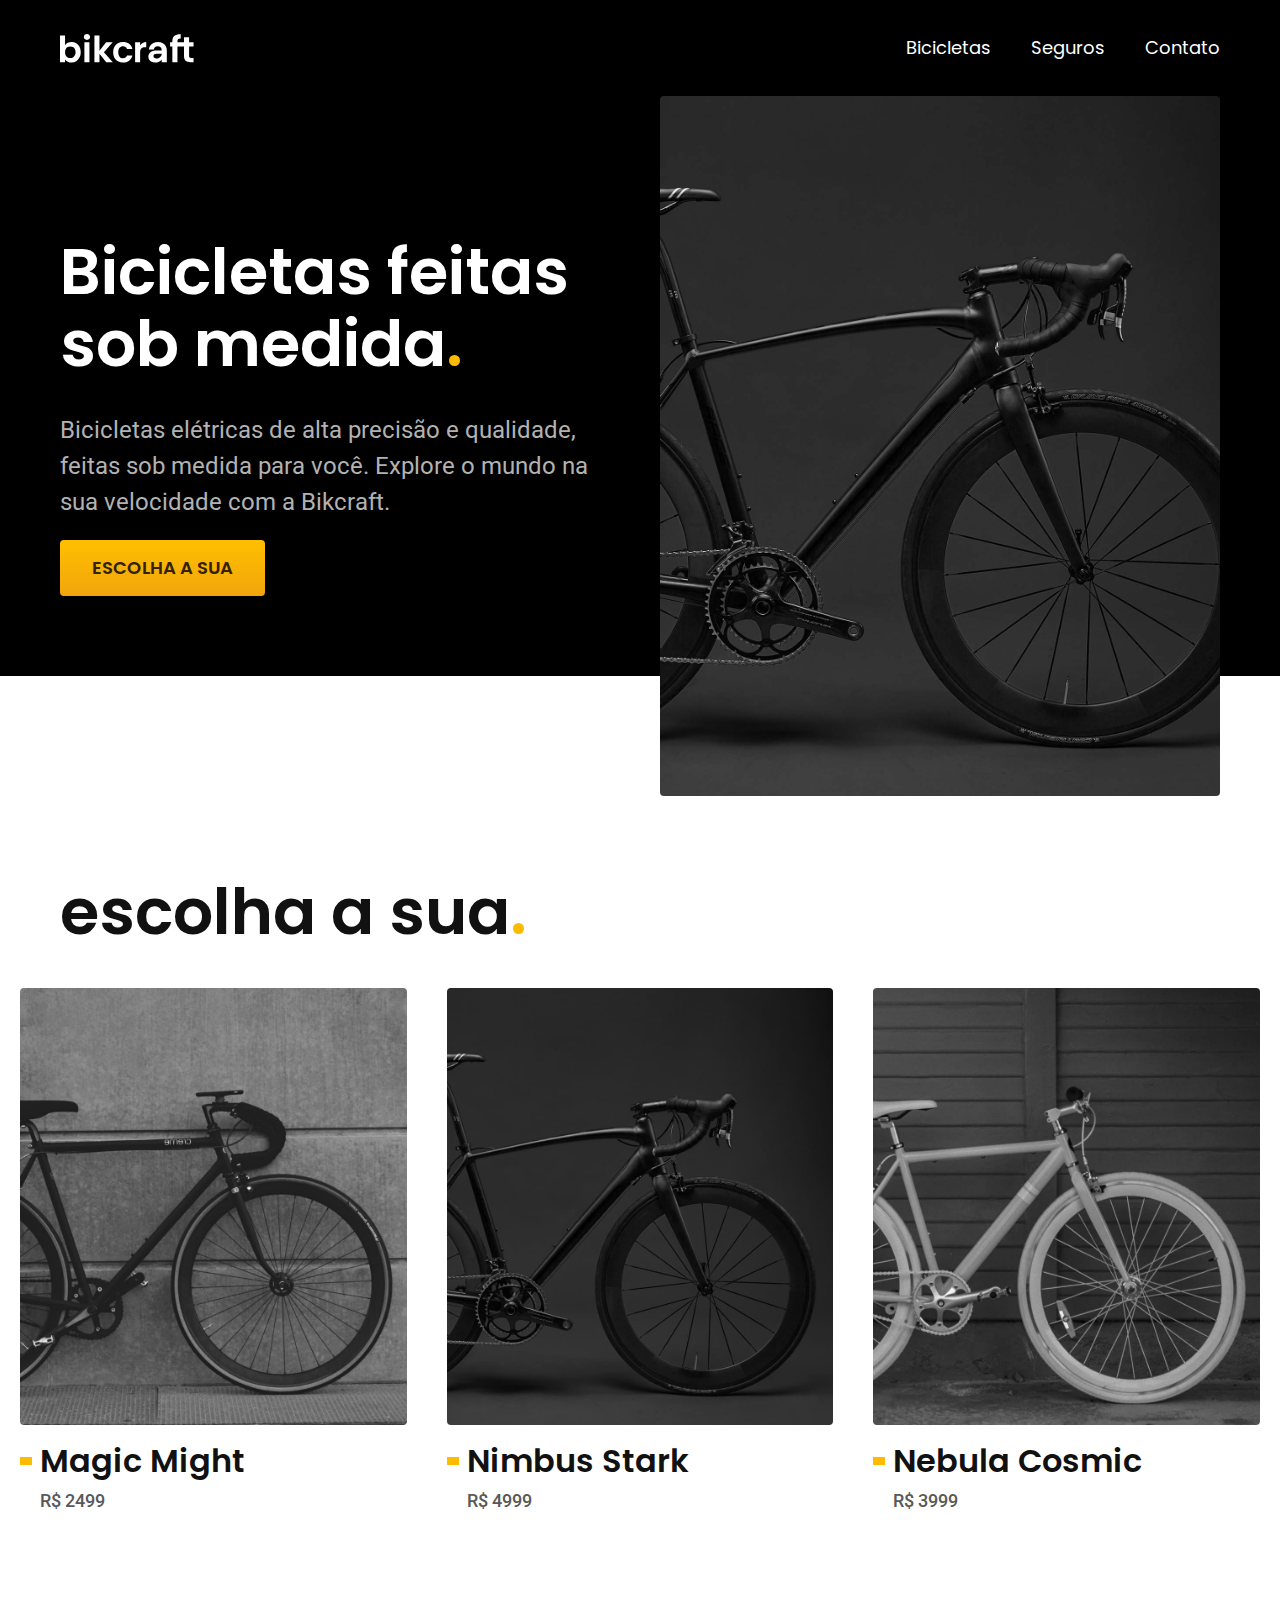
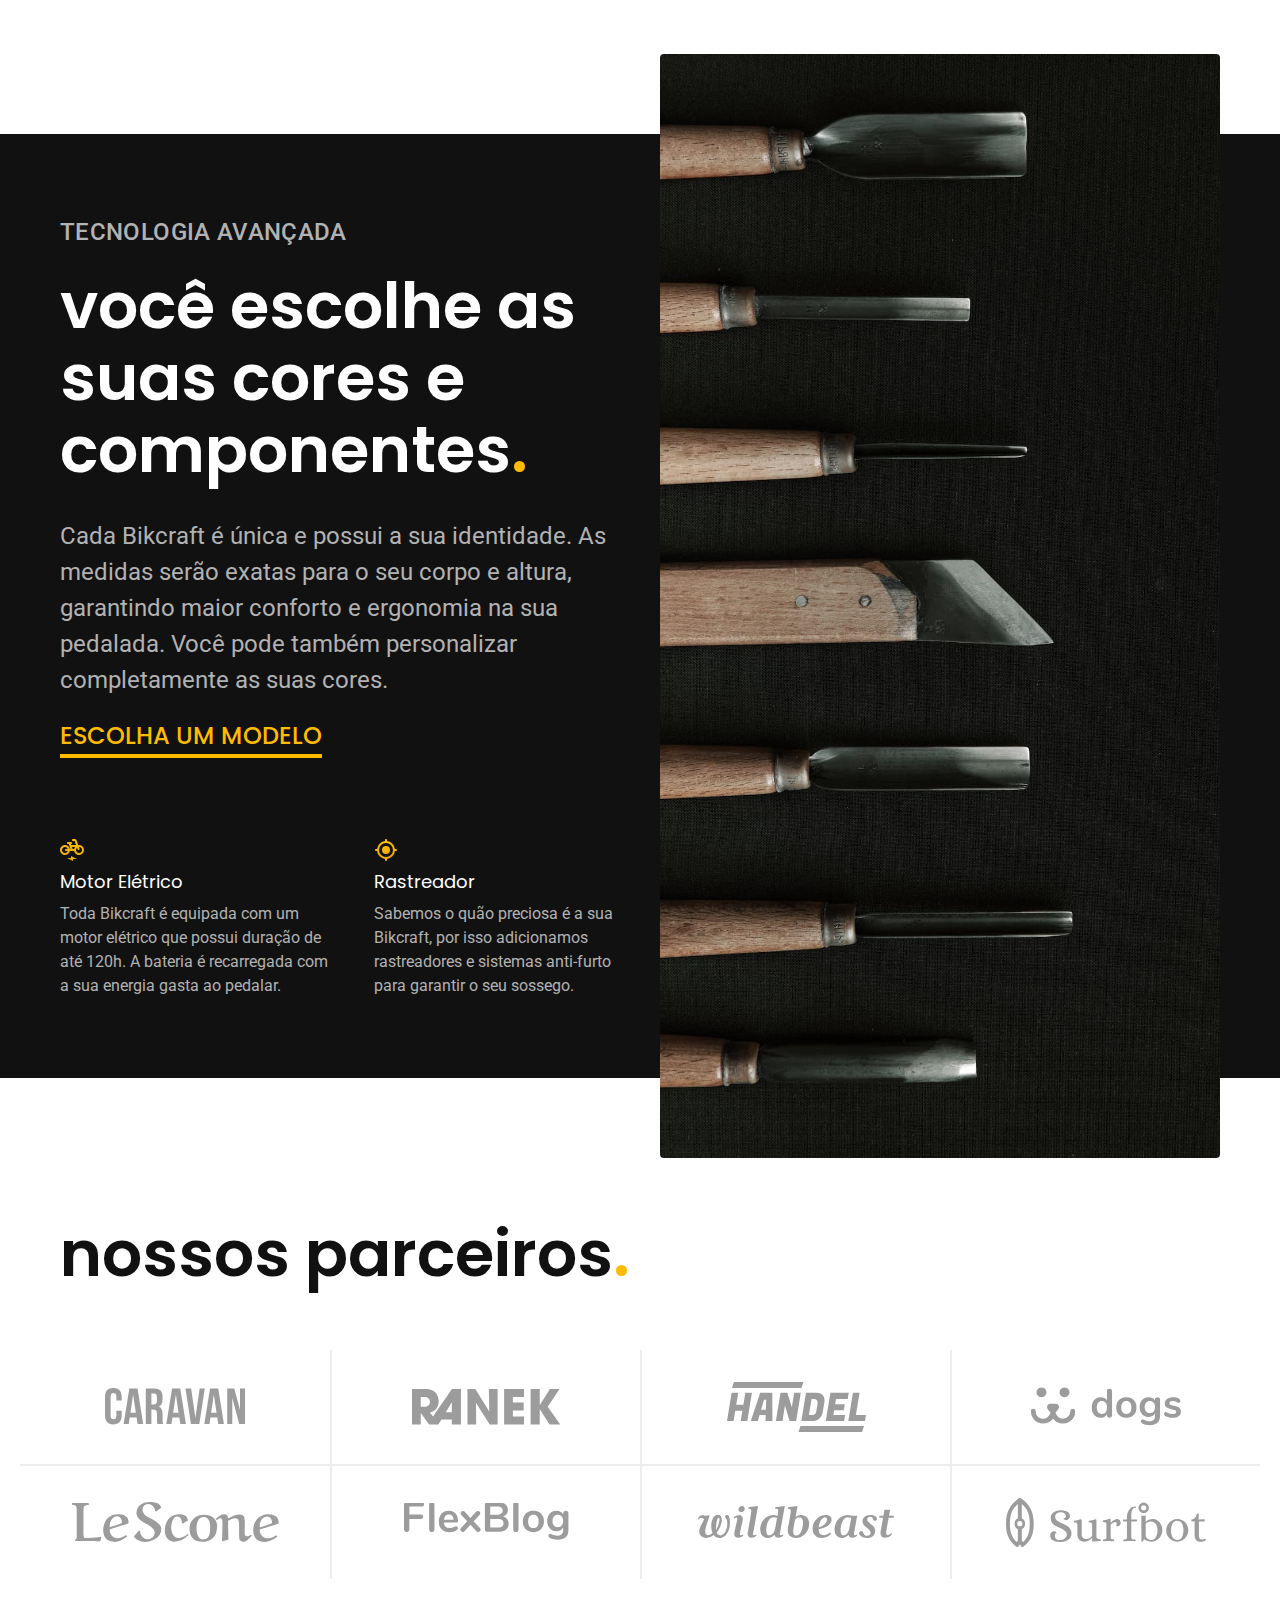
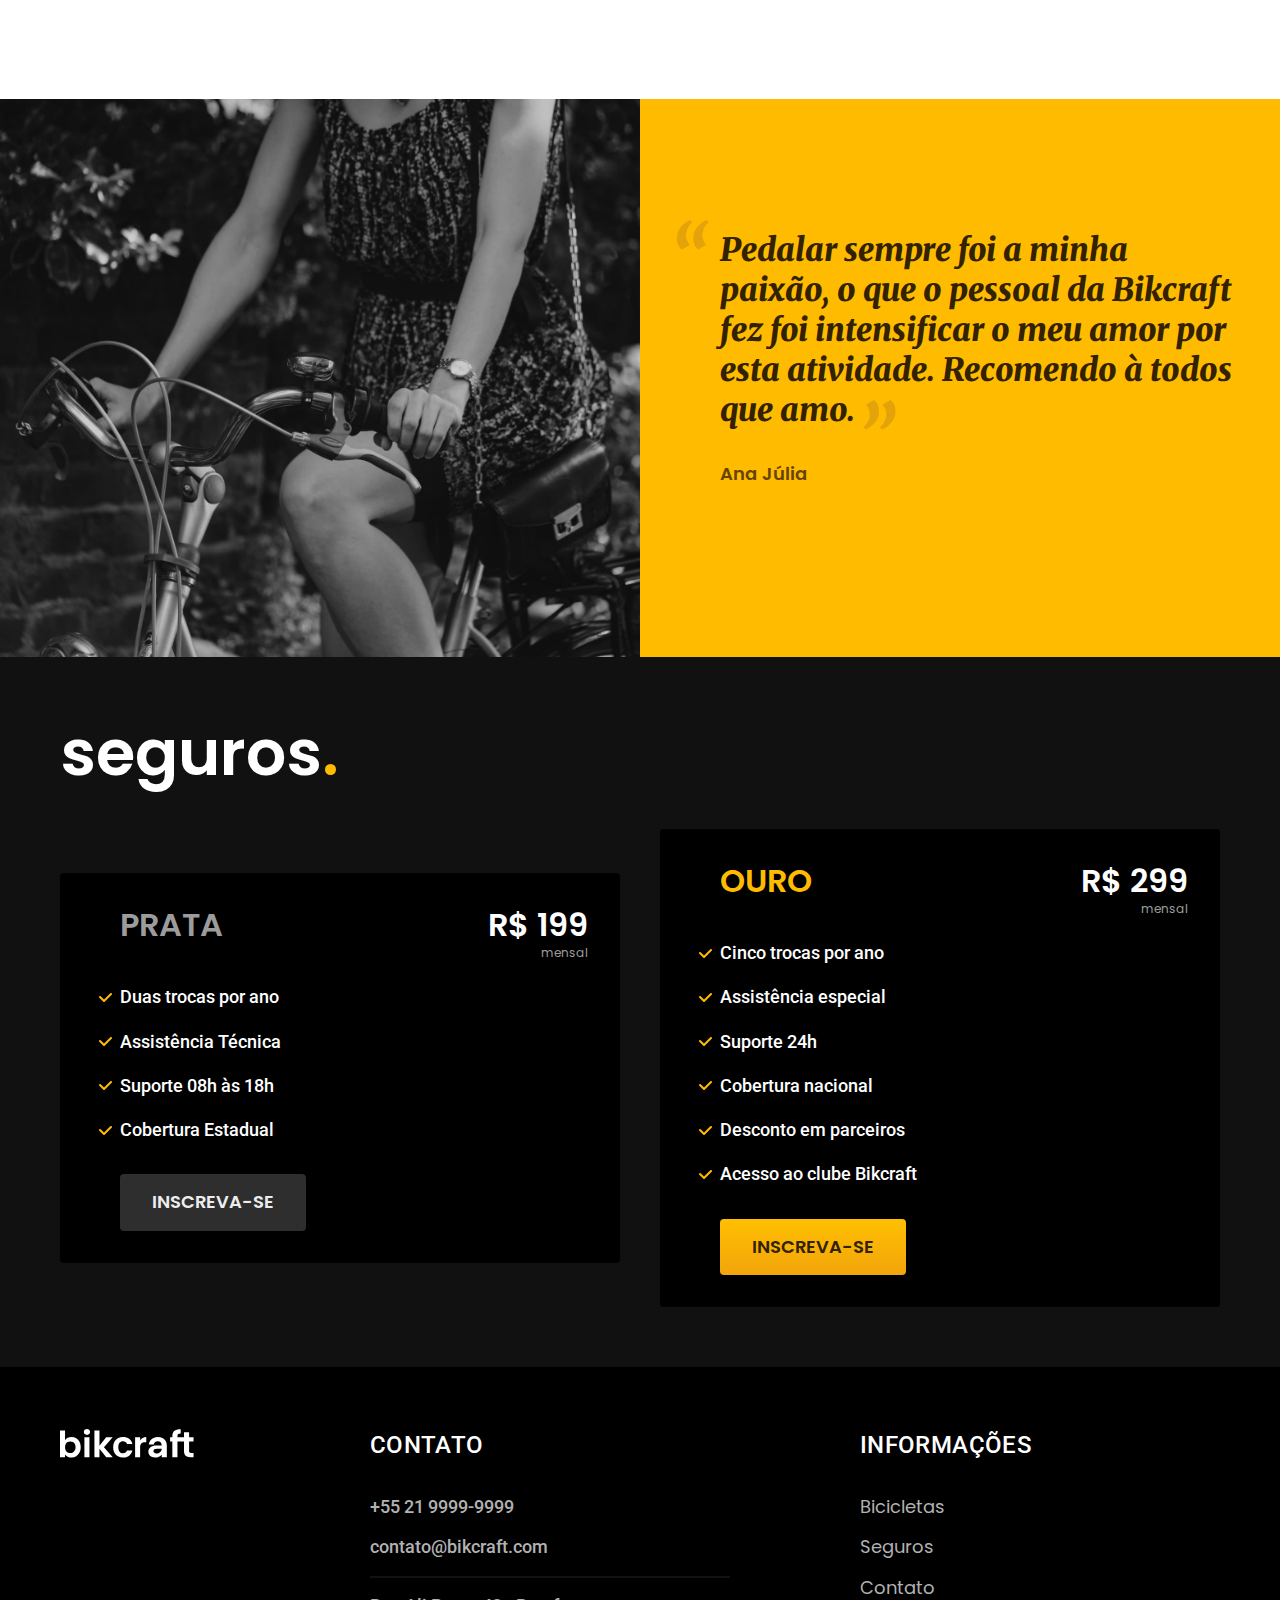
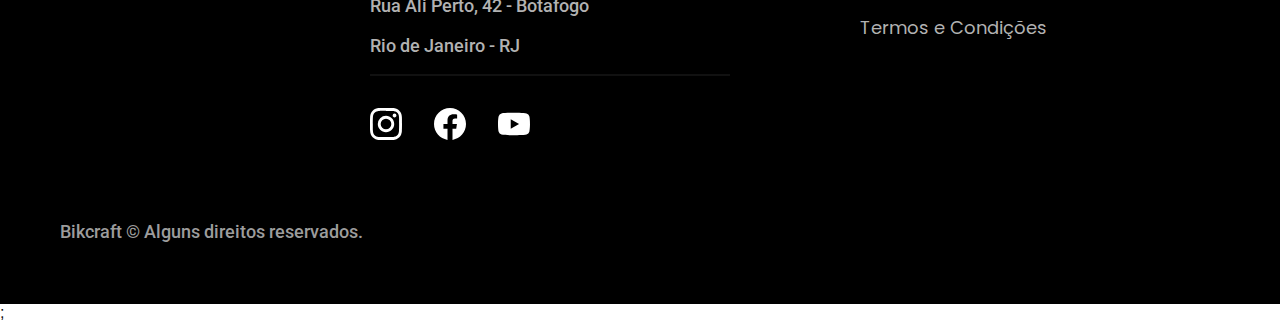
<file: index.html>
<!DOCTYPE html>
<html lang="pt-br">

<head>
  <meta charset="UTF-8">
  <meta name="viewport" content="width=device-width, initial-scale=1.0">

  <title>Bikcraft - Bicicletas Elétricas</title>
  <meta name="description" content="Bicicletas elétricas de alta precisão e qualidade, feitas sob medida para o cliente. Explore o mundo na sua velocidade com a Bikcraft.">

  <link rel="icon" href="./favicon.svg" type="image/svg+xml">
  <link rel="preload" href="./css/style.min.css" as="style">
  <link rel="stylesheet" href="./css/style.min.css">

  <link rel="preload" href="https://fonts.googleapis.com/css2?family=Grenze&display=swap" as="style" onload="this.onload=null;this.rel='stylesheet'">
  <noscript>
    <link rel="stylesheet" href="https://fonts.googleapis.com/css2?family=Grenze&display=swap">
  </noscript>

  <link rel="preconnect" href="https://fonts.googleapis.com">
  <link rel="preconnect" href="https://fonts.gstatic.com" crossorigin>
  <link href="https://fonts.googleapis.com/css2?family=Merriweather:ital,wght@1,900&family=Poppins:wght@400;600&family=Roboto:wght@400;500&display=swap" rel="stylesheet">

  <script>document.documentElement.classList.add("js");//estamos selecionando o HTML (documentElement) e adicionamos uma classe a ela (classList.add) chamada de js.</script>

</head>

<body>
  <header class="header-bg">
    <div class="header container">
      <a href="./">
        <img src="./img/bikcraft.svg" width="136" height="32" alt="Bikcraft">
      </a>

      <nav aria-label="primaria">
        <ul class="header-menu font-1-m cor-0">
          <li><a href="./bicicletas.html">Bicicletas</a></li>
          <li><a href="./seguros.html">Seguros</a></li>
          <li><a href="./contato.html">Contato</a></li>
        </ul>
      </nav>
    </div>
  </header>

  <main class="introducao-bg">
    <div class="introducao container">
      <div class="introducao-conteudo">
        <h1 class="font-1-xxl cor-0 fadeInDown" data-anime="200">Bicicletas feitas sob medida<span class="cor-p1">.</span></h1>
        <p class="font-2-l cor-5 fadeInDown" data-anime="400">Bicicletas elétricas de alta precisão e qualidade, feitas sob medida para você. Explore o mundo na sua velocidade com a Bikcraft.</p>
        <a class="botao fadeInDown" data-anime="600" href="./bicicletas.html">Escolha a sua</a>
      </div>
      <picture class="fadeInDown" data-anime="800">
        <source media="(max-width: 800px)" srcset="./img/bicicletas/nimbus.jpg">
        <img src="./img/fotos/introducao.jpg" width="1280" height="1600" alt="Bicicleta elétrica preta.">
      </picture>
    </div>
  </main>

  <article class="bicicletas-lista">
    <h2 class="container font-1-xxl">escolha a sua<span class="cor-p1">.</span></h2>
    <ul>
      <li>
        <a href="./bicicletas/magic.html">
          <img src="./img/bicicletas/magic-home.jpg" width="920" height="1040" alt="Bicicleta preta">
          <h3 class="font-1-xl">Magic Might</h3>
          <span class="font-2-m cor-8">R$ 2499</span>
        </a>
      </li>
      <li>
        <a href="./bicicletas/nimbus.html">
          <img src="./img/bicicletas/nimbus-home.jpg" width="920" height="1040" alt="Bicicleta preta">
          <h3 class="font-1-xl">Nimbus Stark</h3>
          <span class="font-2-m cor-8">R$ 4999</span>
        </a>
      </li>
      <li>
        <a href="./bicicletas/nebula.html">
          <img src="./img/bicicletas/nebula-home.jpg" width="920" height="1040" alt="Bicicleta preta">
          <h3 class="font-1-xl">Nebula Cosmic</h3>
          <span class="font-2-m cor-8">R$ 3999</span>
        </a>
      </li>
    </ul>
  </article>

  <article class="tecnologia-bg">
    <div class="tecnologia container">
      <div class="tecnologia-conteudo">
        <span class="font-2-l-b cor-5">Tecnologia avançada</span>
        <h2 class="font-1-xxl cor-0">você escolhe as suas cores e componentes<span class="cor-p1">.</span></h2>
        <p class="font-2-l cor-5">Cada Bikcraft é única e possui a sua identidade. As medidas serão exatas para o seu corpo e altura, garantindo maior conforto e ergonomia na sua pedalada. Você pode também personalizar completamente as suas cores.</p>
        <a class="link" href="./bicicletas.html">Escolha um modelo</a>

        <div class="tecnologia-vantagens">
          <div>
            <img src="./img/icones/eletrica.svg" width="24" height="24" alt="">
            <h3 class="font-1-m cor-0">Motor Elétrico</h3>
            <p class="font-2-s cor-5">Toda Bikcraft é equipada com um motor elétrico que possui duração de até 120h. A bateria é recarregada com a sua energia gasta ao pedalar.</p>
          </div>

          <div>
            <img src="./img/icones/rastreador.svg" width="24" height="24" alt="">
            <h3 class="font-1-m cor-0">Rastreador</h3>
            <p class="font-2-s cor-5">Sabemos o quão preciosa é a sua Bikcraft, por isso adicionamos rastreadores e sistemas anti-furto para garantir o seu sossego.</p>
          </div>
        </div>
      </div>

      <div class="tecnologia-imagem">
        <img src="./img/fotos/tecnologia.jpg" width="1200" height="1920" alt="decoração">
      </div>
    </div>

  </article>

  <section class="parceiros" aria-label="Nossos Parceiros">
    <h2 class="container font-1-xxl">nossos parceiros<span class="cor-p1">.</span></h2>

    <ul>
      <li><img src="./img/parceiros/caravan.svg" width="140" height="38" alt="caravan"></li>
      <li><img src="./img/parceiros/ranek.svg" width="149" height="36" alt="ranek"></li>
      <li><img src="./img/parceiros/handel.svg" width="139" height="50" alt="handel"></li>
      <li><img src="./img/parceiros/dogs.svg" width="152" height="39" alt="dogs"></li>
      <li><img src="./img/parceiros/lescone.svg" width="208" height="41" alt="lescone"></li>
      <li><img src="./img/parceiros/flexblog.svg" width="165" height="38" alt="flexblog"></li>
      <li><img src="./img/parceiros/wildbeast.svg" width="196" height="34" alt="wildbeast"></li>
      <li><img src="./img/parceiros/surfbot.svg" width="200" height="49" alt="surfbot"></li>
    </ul>
  </section>

  <section class="depoimento" aria-label="Depoimento">
    <div>
      <img src="./img/fotos/depoimento.jpg" width="1560" height="1360" alt="Pessoa pedalando uma bicicleta Bikcraft">
    </div>
    <div class="depoimento-conteudo">
      <blockquote class="font-1-xl cor-p5">
        <p>Pedalar sempre foi a minha paixão, o que o pessoal da Bikcraft fez foi intensificar o meu amor por esta atividade. Recomendo à todos que amo.</p>
      </blockquote>
      <span class="font-1-m-b cor-p4">Ana Júlia</span>
    </div>
  </section>

  <article class="seguros-bg">
    <div class="seguros container">
      <h2 class="font-1-xxl cor-0">seguros<span class="cor-p1">.</span></h2>
      <div class="seguros-itens">
        <h3 class="font-1-xl cor-6">PRATA</h3>
        <span class="font-1-xl cor-0">R$ 199 <span class="font-1-xs cor-6">mensal</span></span>
        <ul class="font-2-m cor-0">
          <li>Duas trocas por ano</li>
          <li>Assistência Técnica</li>
          <li>Suporte 08h às 18h</li>
          <li>Cobertura Estadual</li>
        </ul>
        <a class="botao secundario" href="./orcamento.html?tipo=seguro&produto=prata">Inscreva-se</a>
      </div>

      <div class="seguros-itens">
        <h3 class="font-1-xl cor-p1">OURO</h3>
        <span class="font-1-xl cor-0">R$ 299 <span class="font-1-xs cor-6">mensal</span></span>
        <ul class="font-2-m cor-0">
          <li>Cinco trocas por ano</li>
          <li>Assistência especial</li>
          <li>Suporte 24h</li>
          <li>Cobertura nacional</li>
          <li>Desconto em parceiros</li>
          <li>Acesso ao clube Bikcraft</li>
        </ul>
        <a class="botao" href="./orcamento.html?tipo=seguro&produto=ouro">Inscreva-se</a>
      </div>
    </div>
  </article>

  <footer class="footer-bg">
    <div class="footer container">
      <img src="./img/bikcraft.svg" width="136" height="32" alt="Bikcraft">
      <div class="footer-contato">
        <h3 class="font-2-l-b cor-0">Contato</h3>
        <ul class="font-2-m cor-5">
          <li><a href="tel:+552199999999">+55 21 9999-9999</a></li>
          <li><a href="mailto:contato@bikcraft.com">contato@bikcraft.com</a></li>
          <li>Rua Ali Perto, 42 - Botafogo</li>
          <li>Rio de Janeiro - RJ</li>
        </ul>
        <div class="footer-redes">
          <a href="./">
            <img src="./img/redes/instagram.svg" width="32" height="32" alt="Instagram">
          </a>
          <a href="./">
            <img src="./img/redes/facebook.svg" width="32" height="32" alt="Facebook">
          </a>
          <a href="./">
            <img src="./img/redes/youtube.svg" width="32" height="32" alt="Youtube">
          </a>
        </div>
      </div>
      <div class="footer-informacoes">
        <h3 class="font-2-l-b cor-0">Informações</h3>
        <nav>
          <ul class="font-1-m cor-5">
            <li><a href="./bicicletas.html">Bicicletas</a></li>
            <li><a href="./seguros.html">Seguros</a></li>
            <li><a href="./contato.html">Contato</a></li>
            <li><a href="./termos.html">Termos e Condições</a></li>
          </ul>
        </nav>
      </div>
      <p class="footer-copy font-2-m cor-6">Bikcraft © Alguns direitos reservados.</p>
    </div>
  </footer>

  <script src="./js/plugins/simple-anime.js"></script>;
  <script src="./js/script.js"></script>
</body>

</html>
</file>
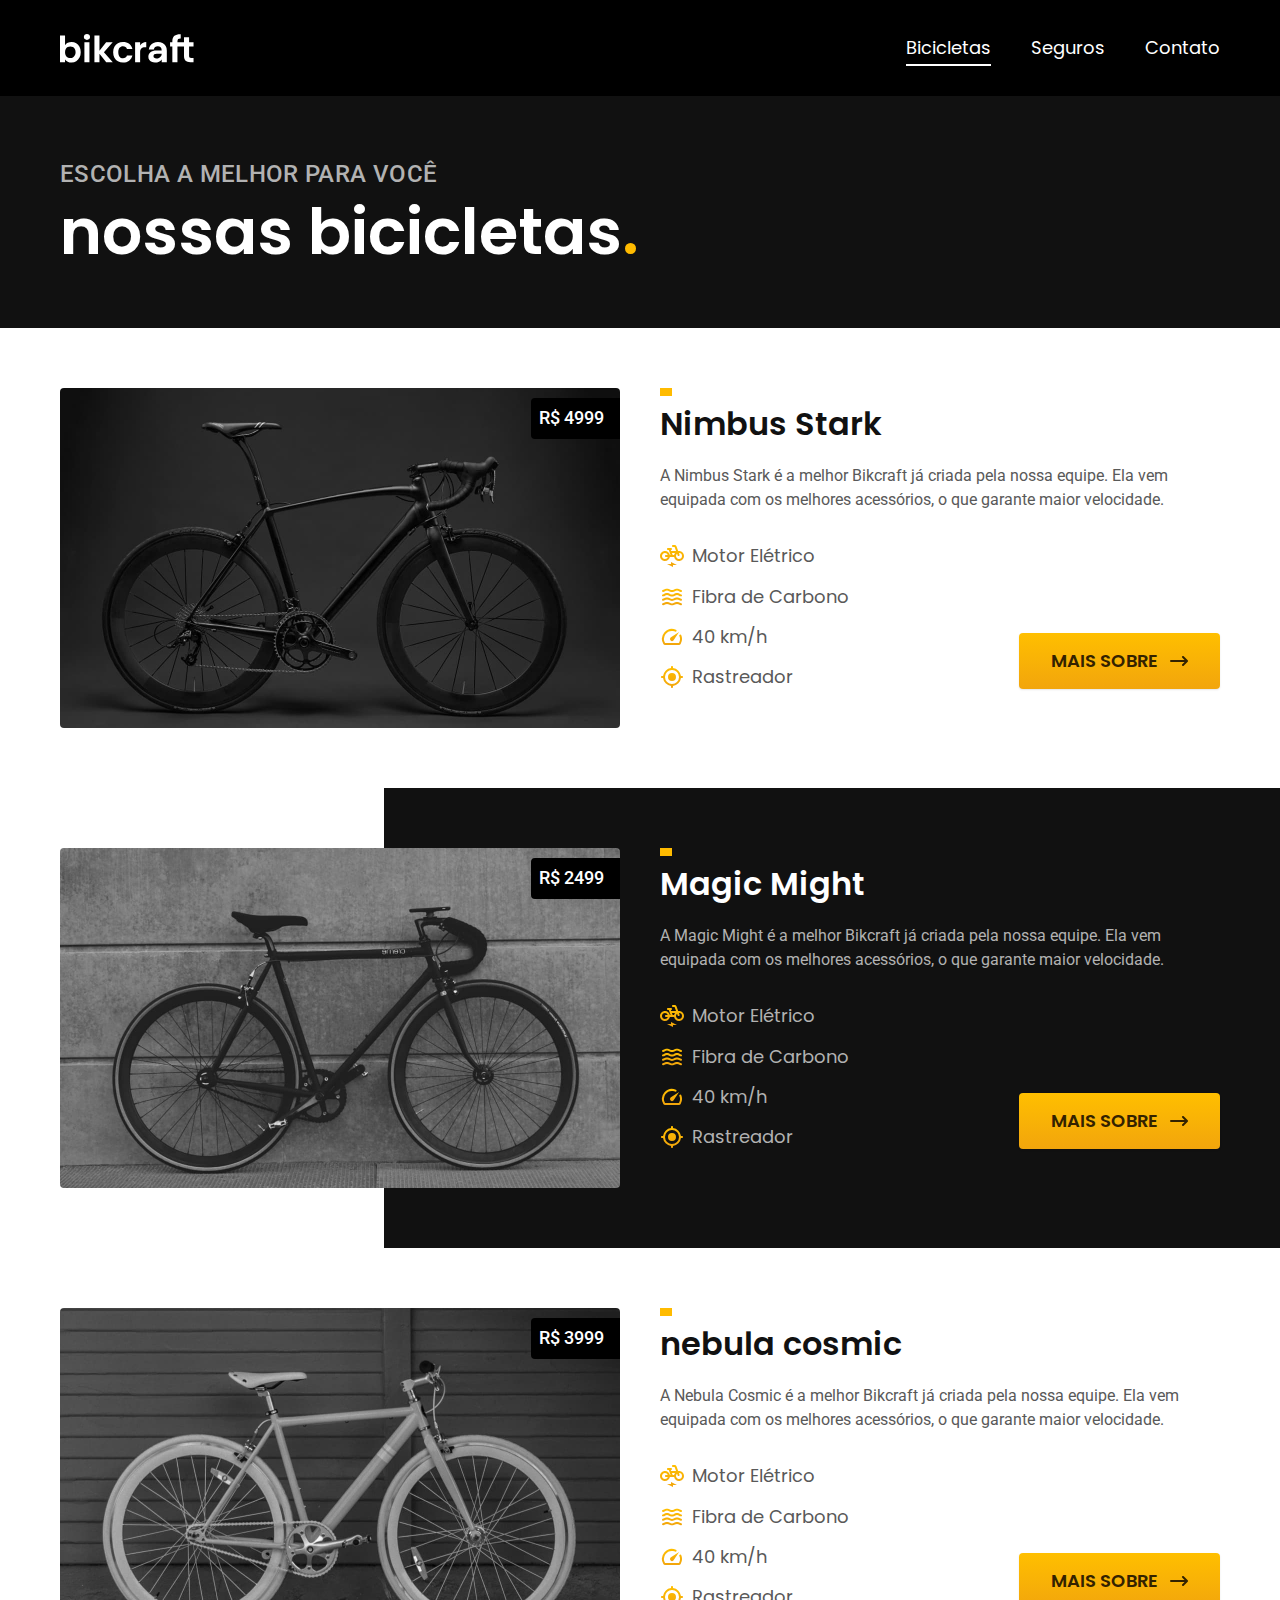
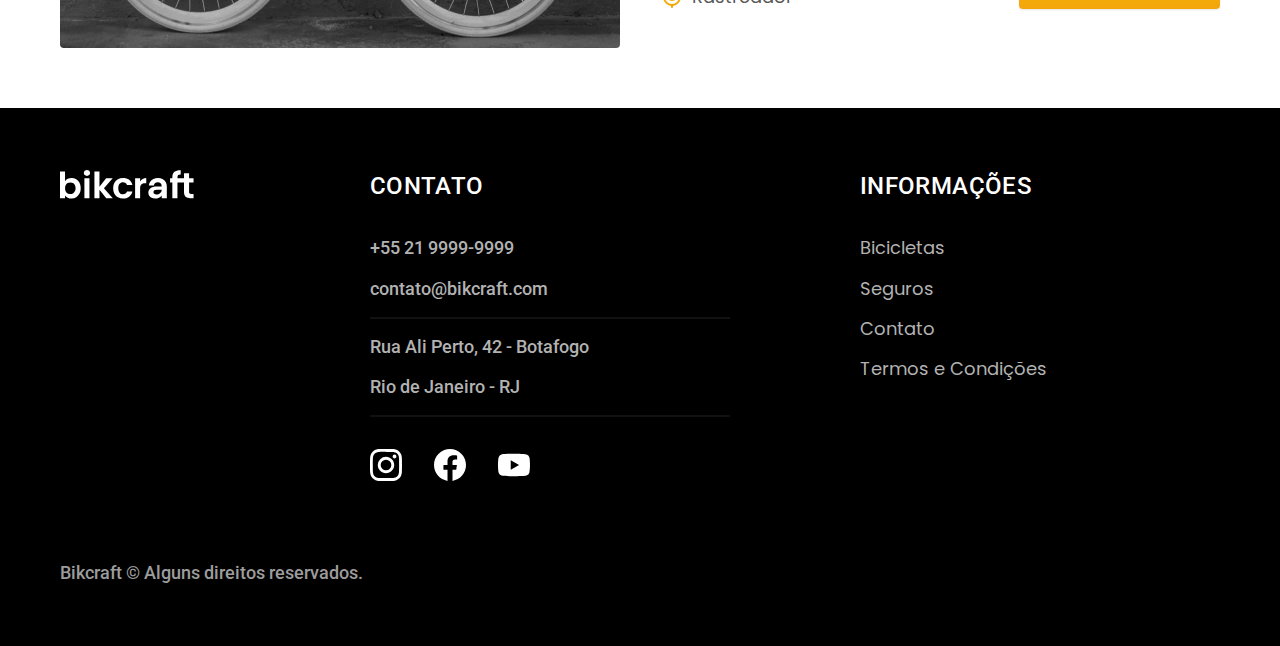
<file: bicicletas.html>
<!DOCTYPE html>
<html lang="pt-br">

<head>
  <meta charset="UTF-8">
  <meta name="viewport" content="width=device-width, initial-scale=1.0">

  <title>Bicicletas | Bikcraft - Bicicletas Elétricas</title>
  <meta name="description" content="Bicicletas.">

  <link rel="icon" href="./favicon.svg" type="image/svg+xml">
  <link rel="preload" href="./css/style.min.css" as="style">
  <link rel="stylesheet" href="./css/style.min.css">

  <link rel="preconnect" href="https://fonts.googleapis.com">
  <link rel="preconnect" href="https://fonts.gstatic.com" crossorigin>
  <link href="https://fonts.googleapis.com/css2?family=Merriweather:ital,wght@1,900&family=Poppins:wght@400;600&family=Roboto:wght@400;500&display=swap" rel="stylesheet">

  <script>document.documentElement.classList.add("js");//estamos selecionando o HTML (documentElement) e adicionamos uma classe a ela (classList.add) chamada de js.</script>

</head>

<body id="bicicletas">
  <header class="header-bg">
    <div class="header container">
      <a href="./">
        <img src="./img/bikcraft.svg" width="136" height="32" alt="Bikcraft">
      </a>

      <nav aria-label="primaria">
        <ul class="header-menu font-1-m cor-0">
          <li><a href="./bicicletas.html">Bicicletas</a></li>
          <li><a href="./seguros.html">Seguros</a></li>
          <li><a href="./contato.html">Contato</a></li>
        </ul>
      </nav>
    </div>
  </header>

  <main>
    <div class="titulo-bg">
      <div class="titulo container">
        <p class="font-2-l-b cor-5">Escolha a melhor para você</p>
        <h1 class="font-1-xxl cor-0">nossas bicicletas<span class="cor-p1">.</span></h1>
      </div>
    </div>

    <div class="bicicletas container">
      <div class="bicicletas-imagem">
        <img src="./img/bicicletas/nimbus.jpg" width="1120" height="680" alt="Bicicleta preta">
        <span class="font-2-m cor-0">R$ 4999</span>
      </div>

      <div class="bicicletas-conteudo">
        <h2 class="font-1-xl">Nimbus Stark</h2>
        <p class="font-2-s cor-8">A Nimbus Stark é a melhor Bikcraft já criada pela nossa equipe. Ela vem equipada com os melhores acessórios, o que garante maior velocidade.</p>
        <ul class="font-1-m cor-8">
          <li><img src="./img/icones/eletrica.svg" width="32" height="32" alt="decoracao">Motor Elétrico</li>
          <li><img src="./img/icones/carbono.svg" width="32" height="32" alt="decoracao">Fibra de Carbono</li>
          <li><img src="./img/icones/velocidade.svg" width="32" height="32" alt="decoracao">40 km/h</li>
          <li><img src="./img/icones/rastreador.svg" width="32" height="32" alt="decoracao"> Rastreador</li>
        </ul>
        <a class="botao seta" href="./bicicletas/nimbus.html ">Mais Sobre</a>
      </div>
    </div>

    <div class="bicicletas-bg">
      <div class="bicicletas container">
        <div class="bicicletas-imagem">
          <img src="./img/bicicletas/magic.jpg" width="1120" height="680" alt="Bicicleta preta">
          <span class="font-2-m cor-0">R$ 2499</span>
        </div>

        <div class="bicicletas-conteudo">
          <h2 class="font-1-xl cor-0">Magic Might</h2>
          <p class="font-2-s cor-5">A Magic Might é a melhor Bikcraft já criada pela nossa equipe. Ela vem equipada com os melhores acessórios, o que garante maior velocidade.</p>
          <ul class="font-1-m cor-5">
            <li><img src="./img/icones/eletrica.svg" width="32" height="32" alt="decoracao">Motor Elétrico</li>
            <li><img src="./img/icones/carbono.svg" width="32" height="32" alt="decoracao">Fibra de Carbono</li>
            <li><img src="./img/icones/velocidade.svg" width="32" height="32" alt="decoracao">40 km/h</li>
            <li><img src="./img/icones/rastreador.svg" width="32" height="32" alt="decoracao"> Rastreador</li>
          </ul>
          <a class="botao seta" href="./bicicletas/magic.html ">Mais Sobre</a>
        </div>
      </div>
    </div>

    <div class="bicicletas container">
      <div class="bicicletas-imagem">
        <img src="./img/bicicletas/nebula.jpg" width="1120" height="680" alt="Bicicleta preta">
        <span class="font-2-m cor-0">R$ 3999</span>
      </div>

      <div class="bicicletas-conteudo">
        <h2 class="font-1-xl">nebula cosmic</h2>
        <p class="font-2-s cor-8">A Nebula Cosmic é a melhor Bikcraft já criada pela nossa equipe. Ela vem equipada com os melhores acessórios, o que garante maior velocidade.</p>
        <ul class="font-1-m cor-8">
          <li><img src="./img/icones/eletrica.svg" width="32" height="32" alt="decoracao">Motor Elétrico</li>
          <li><img src="./img/icones/carbono.svg" width="32" height="32" alt="decoracao">Fibra de Carbono</li>
          <li><img src="./img/icones/velocidade.svg" width="32" height="32" alt="decoracao">40 km/h</li>
          <li><img src="./img/icones/rastreador.svg" width="32" height="32" alt="decoracao"> Rastreador</li>
        </ul>
        <a class="botao seta" href="./bicicletas/nebula.html ">Mais Sobre</a>
      </div>
    </div>
  </main>

  <footer class="footer-bg">
    <div class="footer container">
      <img src="./img/bikcraft.svg" width="136" height="32" alt="Bikcraft">
      <div class="footer-contato">
        <h3 class="font-2-l-b cor-0">Contato</h3>
        <ul class="font-2-m cor-5">
          <li><a href="tel:+552199999999">+55 21 9999-9999</a></li>
          <li><a href="mailto:contato@bikcraft.com">contato@bikcraft.com</a></li>
          <li>Rua Ali Perto, 42 - Botafogo</li>
          <li>Rio de Janeiro - RJ</li>
        </ul>
        <div class="footer-redes">
          <a href="./">
            <img src="./img/redes/instagram.svg" width="32" height="32" alt="Instagram">
          </a>
          <a href="./">
            <img src="./img/redes/facebook.svg" width="32" height="32" alt="Facebook">
          </a>
          <a href="./">
            <img src="./img/redes/youtube.svg" width="32" height="32" alt="Youtube">
          </a>
        </div>
      </div>
      <div class="footer-informacoes">
        <h3 class="font-2-l-b cor-0">Informações</h3>
        <nav>
          <ul class="font-1-m cor-5">
            <li><a href="./bicicletas.html">Bicicletas</a></li>
            <li><a href="./seguros.html">Seguros</a></li>
            <li><a href="./contato.html">Contato</a></li>
            <li><a href="./termos.html">Termos e Condições</a></li>
          </ul>
        </nav>
      </div>
      <p class="footer-copy font-2-m cor-6">Bikcraft © Alguns direitos reservados.</p>
    </div>
  </footer>

  <script src="./js/script.js"></script>
</body>
</file>
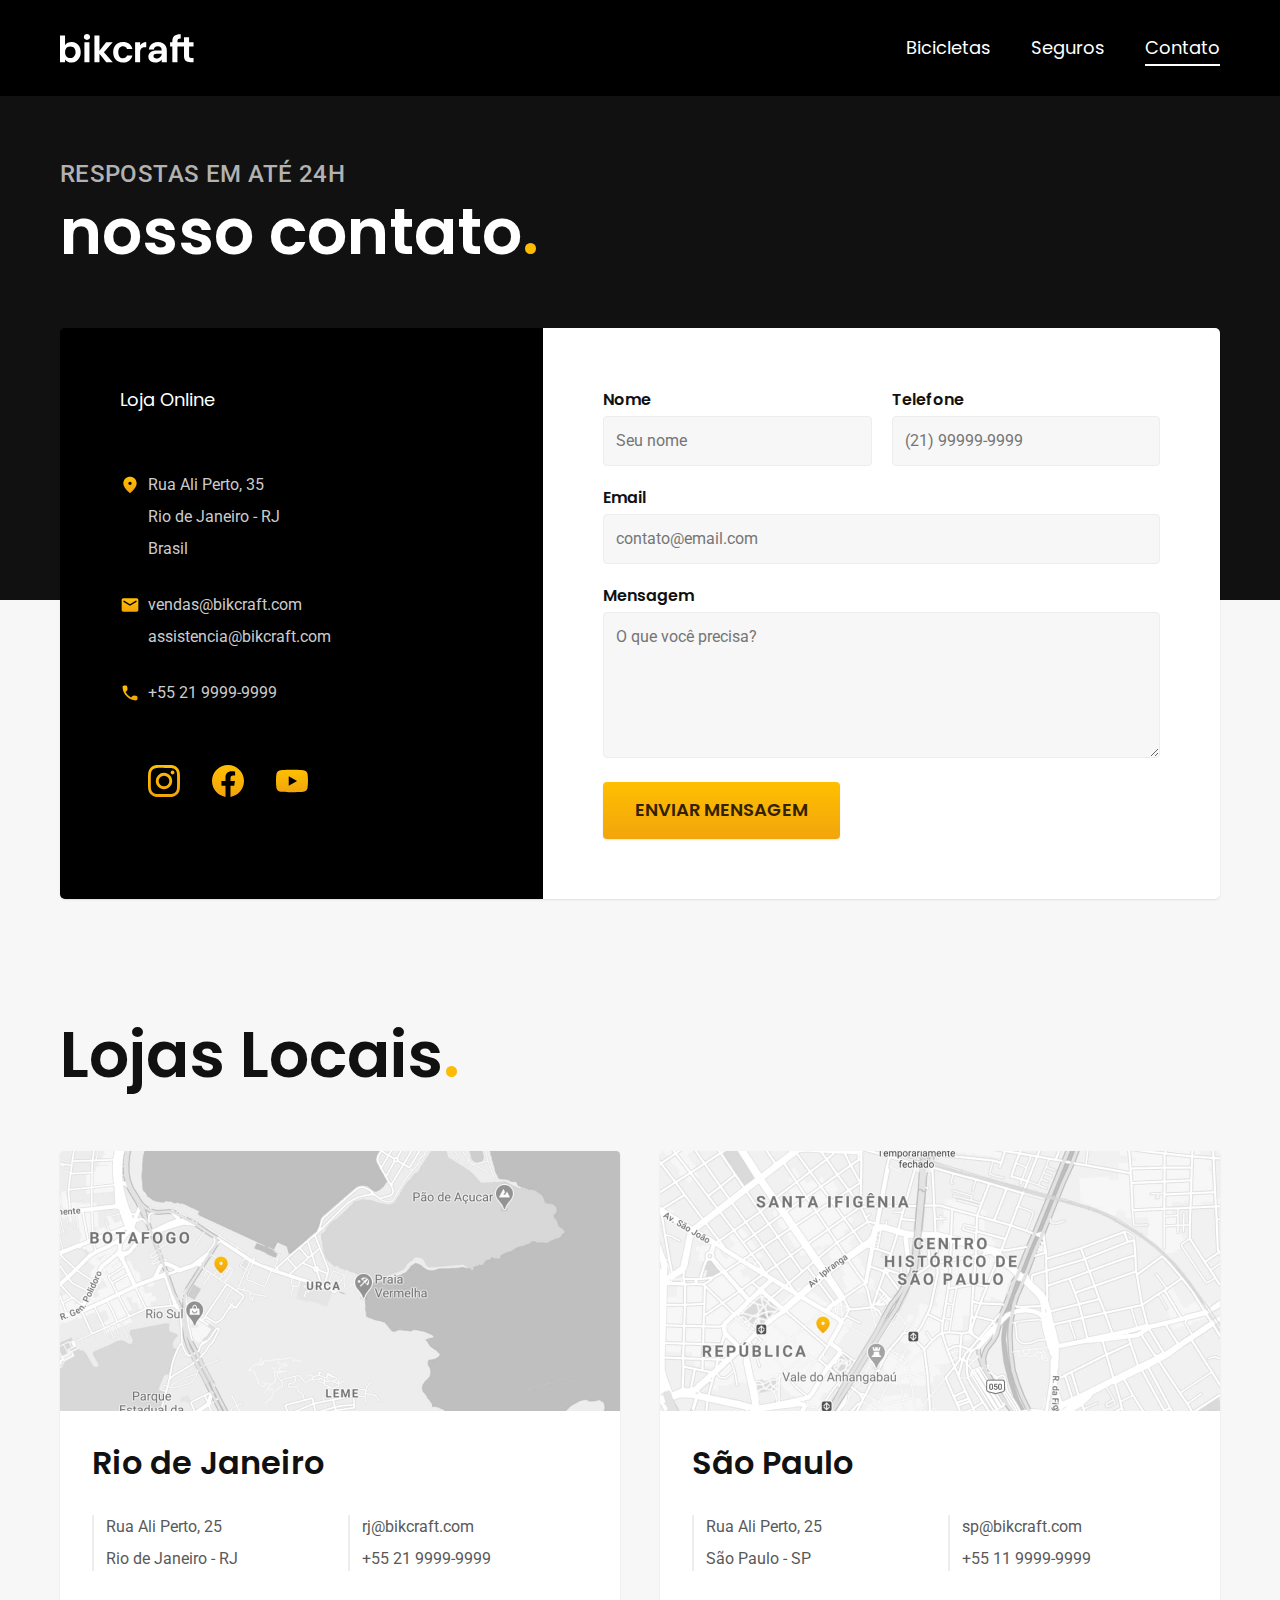
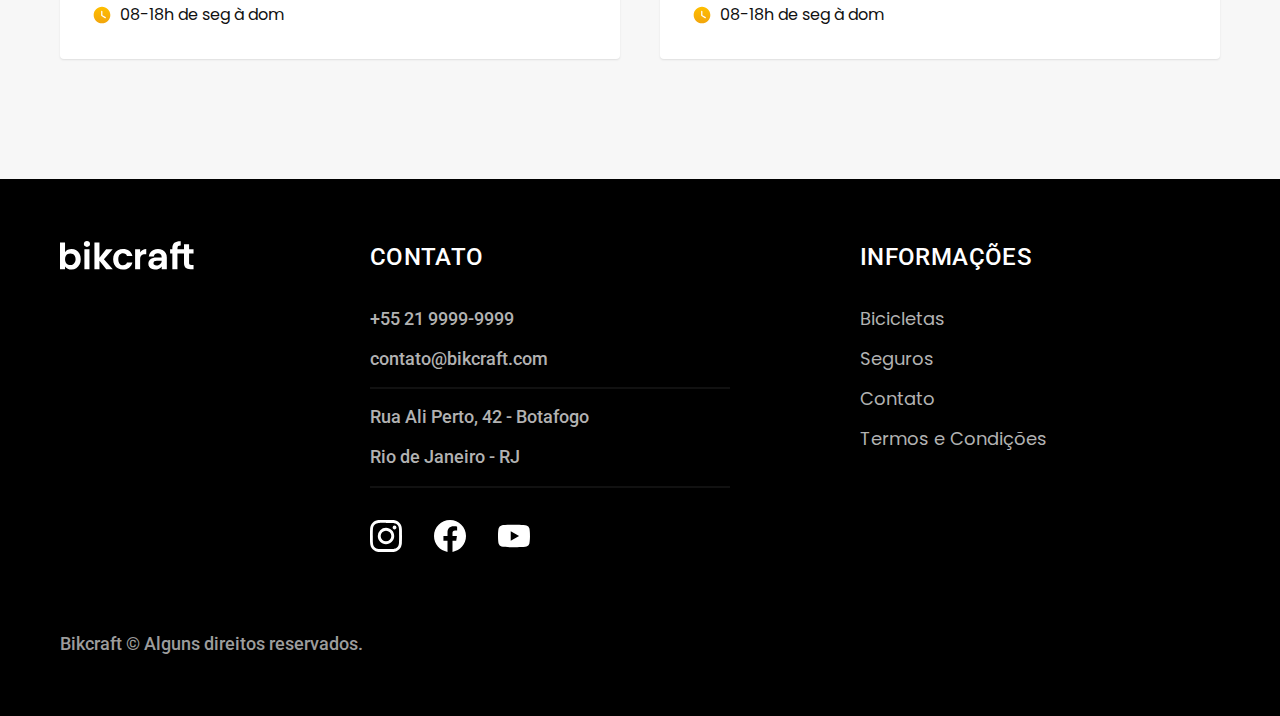
<file: contato.html>
<!DOCTYPE html>
<html lang="pt-br">

<head>
  <meta charset="UTF-8">
  <meta name="viewport" content="width=device-width, initial-scale=1.0">

  <title>Contato | Bikcraft - Bicicletas Elétricas</title>
  <meta name="description" content="Contato.">

  <link rel="icon" href="./favicon.svg" type="image/svg+xml">
  <link rel="preload" href="./css/style.min.css" as="style">
  <link rel="stylesheet" href="./css/style.min.css">

  <link rel="preconnect" href="https://fonts.googleapis.com">
  <link rel="preconnect" href="https://fonts.gstatic.com" crossorigin>
  <link href="https://fonts.googleapis.com/css2?family=Merriweather:ital,wght@1,900&family=Poppins:wght@400;600&family=Roboto:wght@400;500&display=swap" rel="stylesheet">

  <script>document.documentElement.classList.add("js");//estamos selecionando o HTML (documentElement) e adicionamos uma classe a ela (classList.add) chamada de js.</script>

</head>

<body id="contato">
  <header class="header-bg">
    <div class="header container">
      <a href="./">
        <img src="./img/bikcraft.svg" width="136" height="32" alt="Bikcraft">
      </a>

      <nav aria-label="primaria">
        <ul class="header-menu font-1-m cor-0">
          <li><a href="./bicicletas.html">Bicicletas</a></li>
          <li><a href="./seguros.html">Seguros</a></li>
          <li><a href="./contato.html">Contato</a></li>
        </ul>
      </nav>
    </div>
  </header>

  <main>
    <div class="titulo-bg">
      <div class="titulo container">
        <p class="font-2-l-b cor-5">Respostas em até 24h</p>
        <h1 class="font-1-xxl cor-0">nosso contato<span class="cor-p1">.</span></h1>
      </div>
    </div>

    <div class="contato container">
      <section class="contato-dados" aria-label="Endereço">
        <h2 class="font-1-m cor-0">Loja Online</h2>
        <div class="contato-endereco font-2-s cor-4">
          <p>Rua Ali Perto, 35</p>
          <p>Rio de Janeiro - RJ</p>
          <p>Brasil</p>
        </div>
        <address class="contato-meios font-2-s cor-4">
          <a href="mailto:vendas@bikcraft.com">vendas@bikcraft.com</a>
          <a href="mailto:assistencia@bikcraft.com">assistencia@bikcraft.com</a>
          <a href="tel:+552199999999">+55 21 9999-9999</a>
        </address>
        <div class="contato-redes">
          <a href="./">
            <img src="./img/redes/instagram-p.svg" width="32" height="32" alt="Instagram">
          </a>
          <a href="./">
            <img src="./img/redes/facebook-p.svg" width="32" height="32" alt="Facebook">
          </a>
          <a href="./">
            <img src="./img/redes/youtube-p.svg" width="32" height="32" alt="Youtube">
          </a>
        </div>
      </section>
      <section class="contato-formulario" aria-label="Formulário">
        <form class="form" action="./contato.html">
          <div>
            <label for="nome">Nome</label>
            <input type="text" id="nome" name="nome" placeholder="Seu nome">
          </div>
          <div>
            <label for="telefone">Telefone</label>
            <input type="text" id="telefone" name="telefone" placeholder="(21) 99999-9999">
          </div>
          <div class="col-2">
            <label for="email">Email</label>
            <input type="email" id="email" name="email" placeholder="contato@email.com">
          </div>
          <div class="col-2">
            <label for="mensagem">Mensagem</label>
            <textarea rows="5" name="mensagem" id="mensagem" placeholder="O que você precisa?"></textarea>
          </div>
          <button class="botao col-2">Enviar Mensagem</button>
        </form>
      </section>
    </div>
  </main>

  <article class="lojas container">
    <h2 class="font-1-xxl">Lojas Locais<span class="cor-p1">.</span></h2>
    <div class="lojas-item">
      <img src="./img/lojas/rj.jpg" width="1120" height="520" alt="mapa marcando o endereço em Rua Ali Perto, 25 - Rio de Janeiro - RJ">
      <div class="lojas-conteudo">
        <h3 class="font-1-xl">Rio de Janeiro</h3>
        <div class="lojas-dados font-2-s cor-8">
          <p>Rua Ali Perto, 25</p>
          <p>Rio de Janeiro - RJ</p>
        </div>
        <div class="lojas-dados font-2-s cor-8">
          <a href="mailto:rj@bikcraft.com">rj@bikcraft.com</a>
          <a href="tel:+552199999999">+55 21 9999-9999</a>
        </div>
        <p class="lojas-tempo font-1-s"><img src="./img/icones/horario.svg" width="20" height="20" alt="decoracao">08-18h de seg à dom</p>
      </div>
    </div>

    <div class="lojas-item">
      <img src="./img/lojas/sp.jpg" width="1120" height="520" alt="mapa marcando o endereço em Rua Ali Perto, 25 - São Paulo - SP">
      <div class="lojas-conteudo">
        <h3 class="font-1-xl">São Paulo</h3>
        <div class="lojas-dados font-2-s cor-8">
          <p>Rua Ali Perto, 25</p>
          <p>São Paulo - SP</p>
        </div>
        <div class="lojas-dados font-2-s cor-8">
          <a href="mailto:sp@bikcraft.com">sp@bikcraft.com</a>
          <a href="tel:+551199999999">+55 11 9999-9999</a>
        </div>
        <p class="lojas-tempo font-1-s"><img src="./img/icones/horario.svg" width="20" height="20" alt="decoracao">08-18h de seg à dom</p>
      </div>
    </div>
  </article>

  <footer class="footer-bg">
    <div class="footer container">
      <img src="./img/bikcraft.svg" width="136" height="32" alt="Bikcraft">
      <div class="footer-contato">
        <h3 class="font-2-l-b cor-0">Contato</h3>
        <ul class="font-2-m cor-5">
          <li><a href="tel:+552199999999">+55 21 9999-9999</a></li>
          <li><a href="mailto:contato@bikcraft.com">contato@bikcraft.com</a></li>
          <li>Rua Ali Perto, 42 - Botafogo</li>
          <li>Rio de Janeiro - RJ</li>
        </ul>
        <div class="footer-redes">
          <a href="./">
            <img src="./img/redes/instagram.svg" width="32" height="32" alt="Instagram">
          </a>
          <a href="./">
            <img src="./img/redes/facebook.svg" width="32" height="32" alt="Facebook">
          </a>
          <a href="./">
            <img src="./img/redes/youtube.svg" width="32" height="32" alt="Youtube">
          </a>
        </div>
      </div>
      <div class="footer-informacoes">
        <h3 class="font-2-l-b cor-0">Informações</h3>
        <nav>
          <ul class="font-1-m cor-5">
            <li><a href="./bicicletas.html">Bicicletas</a></li>
            <li><a href="./seguros.html">Seguros</a></li>
            <li><a href="./contato.html">Contato</a></li>
            <li><a href="./termos.html">Termos e Condições</a></li>
          </ul>
        </nav>
      </div>
      <p class="footer-copy font-2-m cor-6">Bikcraft © Alguns direitos reservados.</p>
    </div>
  </footer>

  <script src="./js/script.js"></script>
</body>
</file>
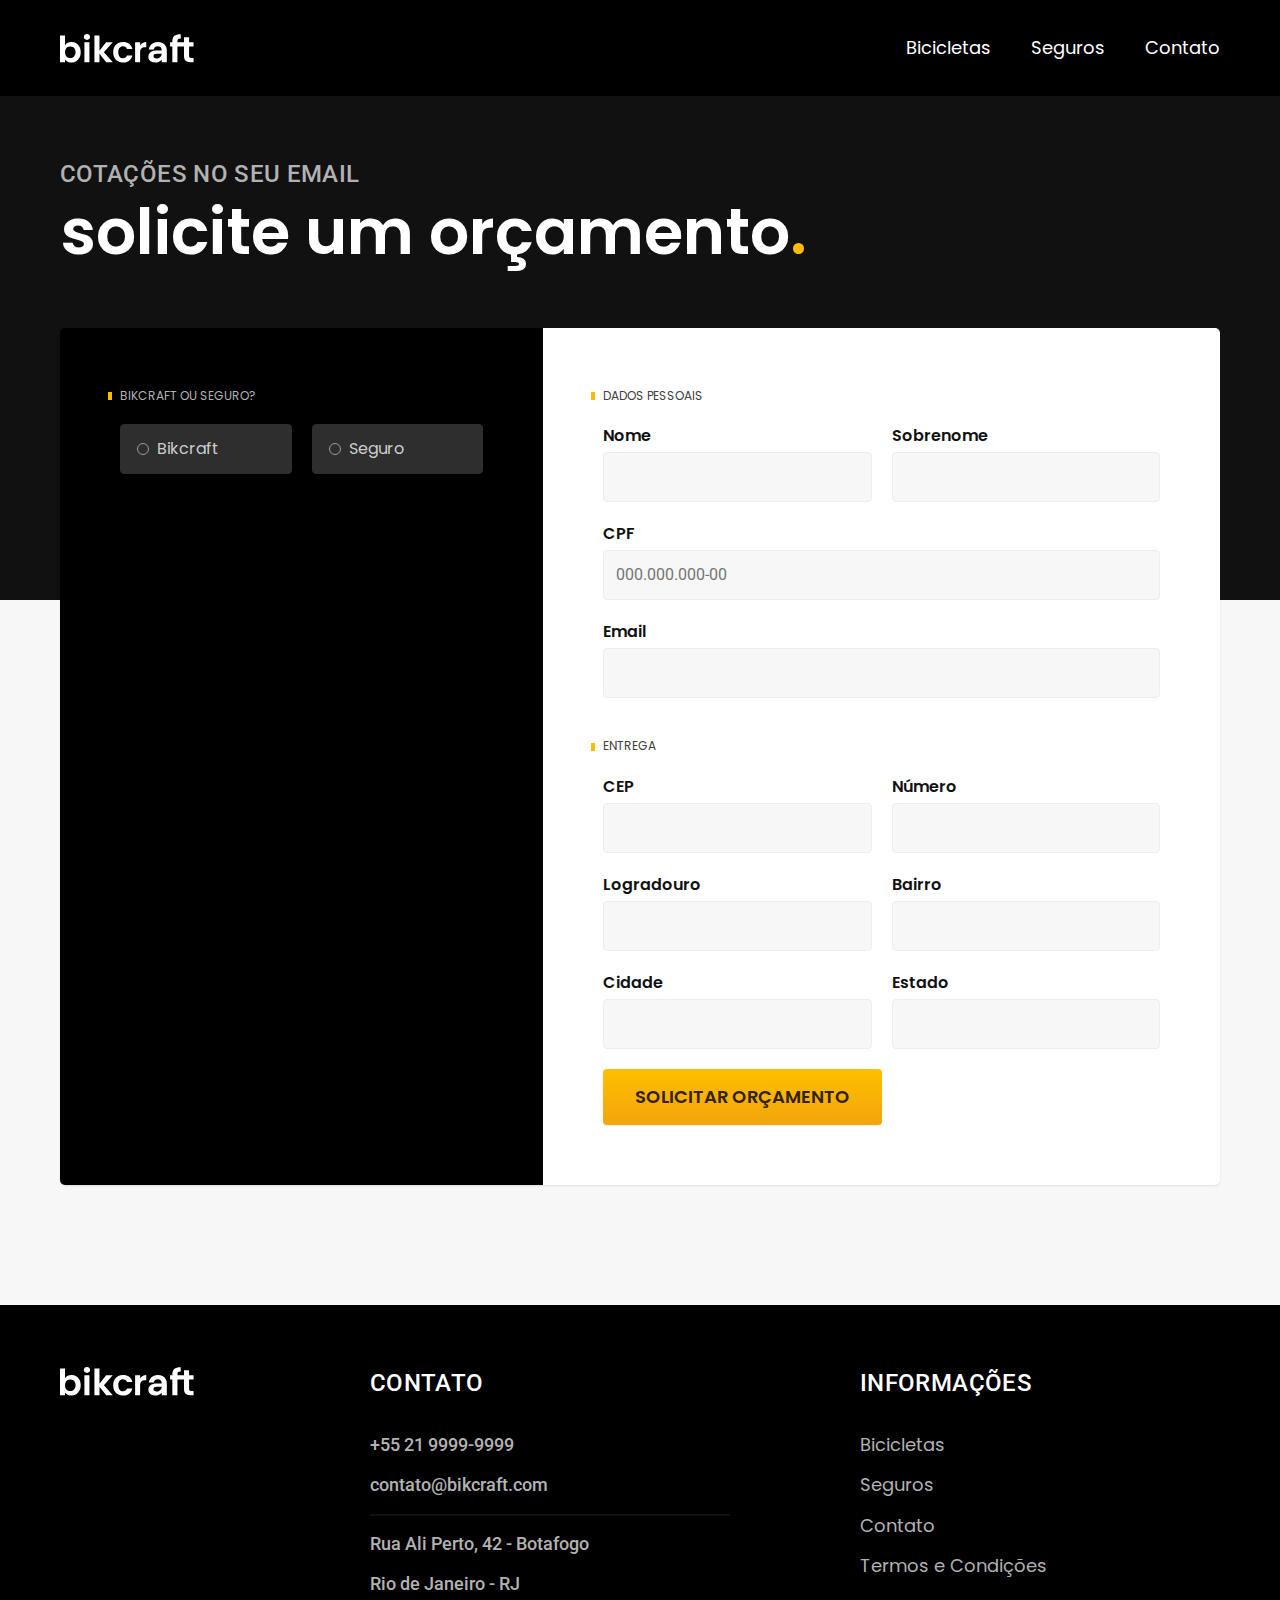
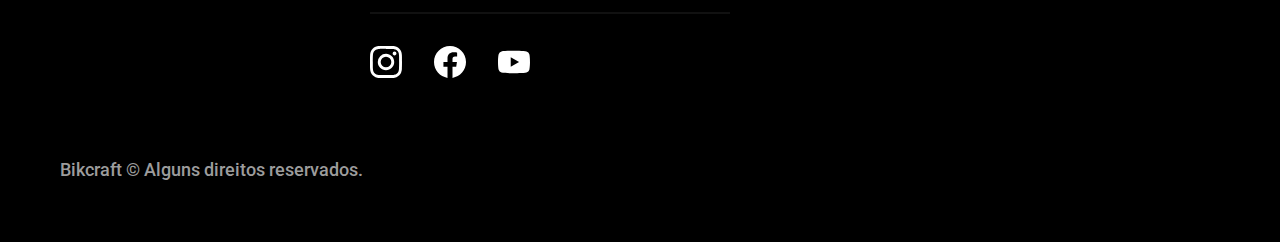
<file: orcamento.html>
<!DOCTYPE html>
<html lang="pt-br">

<head>
  <meta charset="UTF-8">
  <meta name="viewport" content="width=device-width, initial-scale=1.0">

  <title>Bikcraft - Bicicletas Elétricas</title>
  <meta name="description" content="Bicicletas elétricas de alta precisão e qualidade, feitas sob medida para o cliente. Explore o mundo na sua velocidade com a Bikcraft.">

  <link rel="icon" href="./favicon.svg" type="image/svg+xml">
  <link rel="preload" href="./css/style.min.css" as="style">
  <link rel="stylesheet" href="./css/style.min.css">

  <link rel="preload" href="https://fonts.googleapis.com/css2?family=Grenze&display=swap" as="style" onload="this.onload=null;this.rel='stylesheet'">
  <noscript>
    <link rel="stylesheet" href="https://fonts.googleapis.com/css2?family=Grenze&display=swap">
  </noscript>

  <link rel="preconnect" href="https://fonts.googleapis.com">
  <link rel="preconnect" href="https://fonts.gstatic.com" crossorigin>
  <link href="https://fonts.googleapis.com/css2?family=Merriweather:ital,wght@1,900&family=Poppins:wght@400;600&family=Roboto:wght@400;500&display=swap" rel="stylesheet">

  <script>document.documentElement.classList.add("js");//estamos selecionando o HTML (documentElement) e adicionamos uma classe a ela (classList.add) chamada de js.</script>

</head>

<body id="orcamento">
  <header class="header-bg">
    <div class="header container">
      <a href="./">
        <img src="./img/bikcraft.svg" width="136" height="32" alt="Bikcraft">
      </a>

      <nav aria-label="primaria">
        <ul class="header-menu font-1-m cor-0">
          <li><a href="./bicicletas.html">Bicicletas</a></li>
          <li><a href="./seguros.html">Seguros</a></li>
          <li><a href="./contato.html">Contato</a></li>
        </ul>
      </nav>
    </div>
  </header>

  <main>
    <div class="titulo-bg">
      <div class="titulo container">
        <p class="font-2-l-b cor-5">Cotações no seu email</p>
        <h1 class="font-1-xxl cor-0">solicite um orçamento<span class="cor-p1">.</span></h1>
      </div>
    </div>

    <form class="orcamento container" action="./orcamento.html">
      <div class="orcamento-produto">
        <h2 class="font-1-xs cor-5">Bikcraft ou Seguro?</h2>

        <input type="radio" name="tipo" value="bikcraft" id="bikcraft">
        <label for="bikcraft">Bikcraft</label>

        <input type="radio" name="tipo" value="seguro" id="seguro">
        <label for="seguro">Seguro</label>

        <div class="orcamento-conteudo" id="orcamento-bikcraft">
          <h2 class="font-1-xs cor-5">Escolha a sua</h2>

          <input type="radio" name="produto" value="nimbus" id="nimbus">
          <label for="nimbus">Nimbus Stark <span>R$ 4999</span></label>
          <div class="orcamento-detalhes">
            <ul class="font-1-xs cor-8">
              <li><img src="./img/icones/eletrica.svg" width="32" height="32" alt=""> Motor Elétrico</li>
              <li><img src="./img/icones/carbono.svg" width="32" height="32" alt=""> Fibra de Carbono</li>
              <li><img src="./img/icones/velocidade.svg" width="32" height="32" alt=""> 50 km/h</li>
              <li><img src="./img/icones/rastreador.svg" width="32" height="32" alt=""> Rastreador</li>
            </ul>
            <img src="./img/bicicletas/nimbus.jpg" width="1120" height="680" alt="Bicicleta preta">
          </div>

          <input type="radio" name="produto" value="magic" id="magic">
          <label for="magic">Magic Might <span>R$ 2499</span></label>
          <div class="orcamento-detalhes">
            <ul class="font-1-xs cor-8">
              <li><img src="./img/icones/eletrica.svg" width="32" height="32" alt=""> Motor Elétrico</li>
              <li><img src="./img/icones/carbono.svg" width="32" height="32" alt=""> Fibra de Carbono</li>
              <li><img src="./img/icones/velocidade.svg" width="32" height="32" alt=""> 45 km/h</li>
              <li><img src="./img/icones/rastreador.svg" width="32" height="32" alt=""> Rastreador</li>
            </ul>
            <img src="./img/bicicletas/magic.jpg" width="1120" height="680" alt="Bicicleta preta">
          </div>

          <input type="radio" name="produto" value="nebula" id="nebula">
          <label for="nebula">Nebula Cosmic <span>R$ 3999</span></label>
          <div class="orcamento-detalhes">
            <ul class="font-1-xs cor-8">
              <li><img src="./img/icones/eletrica.svg" width="32" height="32" alt=""> Motor Elétrico</li>
              <li><img src="./img/icones/carbono.svg" width="32" height="32" alt=""> Fibra de Carbono</li>
              <li><img src="./img/icones/velocidade.svg" width="32" height="32" alt=""> 40 km/h</li>
              <li><img src="./img/icones/rastreador.svg" width="32" height="32" alt=""> Rastreador</li>
            </ul>
            <img src="./img/bicicletas/nebula.jpg" width="1120" height="680" alt="Bicicleta branca">
          </div>

        </div>

        <div class="orcamento-conteudo" id="orcamento-seguro">
          <h2 class="font-1-xs cor-5">Escolha o plano</h2>

          <input type="radio" name="produto" value="prata" id="prata">
          <label for="prata">Prata <span>R$ 199</span></label>

          <input type="radio" name="produto" value="ouro" id="ouro">
          <label for="ouro">Ouro <span>R$ 299</span></label>
        </div>
      </div>
      <div class="orcamento-dados form">
        <h2 class="font-1-xs cor-9 col-2">dados pessoais</h2>
        <div>
          <label for="nome">Nome</label>
          <input type="text" id="nome" name="nome">
        </div>
        <div>
          <label for="sobrenome">Sobrenome</label>
          <input type="text" id="sobrenome" name="sobrenome">
        </div>
        <div class="col-2">
          <label for="cpf">CPF</label>
          <input type="text" id="cpf" name="cpf" placeholder="000.000.000-00">
        </div>
        <div class="col-2">
          <label for="email">Email</label>
          <input type="email" id="email" name="email">
        </div>
        <h2 class="font-1-xs cor-9 col-2">entrega</h2>
        <div>
          <label for="cep">CEP</label>
          <input type="text" id="cep" name="cep">
        </div>
        <div>
          <label for="numero">Número</label>
          <input type="text" id="numero" name="numero">
        </div>
        <div>
          <label for="logradouro">Logradouro</label>
          <input type="text" id="logradouro" name="logradouro">
        </div>
        <div>
          <label for="bairro">Bairro</label>
          <input type="text" id="bairro" name="bairro">
        </div>
        <div>
          <label for="cidade">Cidade</label>
          <input type="text" id="cidade" name="cidade">
        </div>
        <div>
          <label for="estado">Estado</label>
          <input type="text" id="estado" name="estado">
        </div>
        <button class="botao col-2">Solicitar Orçamento</button>
      </div>
    </form>
  </main>

  <footer class="footer-bg">
    <div class="footer container">
      <img src="./img/bikcraft.svg" width="136" height="32" alt="Bikcraft">
      <div class="footer-contato">
        <h3 class="font-2-l-b cor-0">Contato</h3>
        <ul class="font-2-m cor-5">
          <li><a href="tel:+552199999999">+55 21 9999-9999</a></li>
          <li><a href="mailto:contato@bikcraft.com">contato@bikcraft.com</a></li>
          <li>Rua Ali Perto, 42 - Botafogo</li>
          <li>Rio de Janeiro - RJ</li>
        </ul>
        <div class="footer-redes">
          <a href="./">
            <img src="./img/redes/instagram.svg" width="32" height="32" alt="Instagram">
          </a>
          <a href="./">
            <img src="./img/redes/facebook.svg" width="32" height="32" alt="Facebook">
          </a>
          <a href="./">
            <img src="./img/redes/youtube.svg" width="32" height="32" alt="Youtube">
          </a>
        </div>
      </div>
      <div class="footer-informacoes">
        <h3 class="font-2-l-b cor-0">Informações</h3>
        <nav>
          <ul class="font-1-m cor-5">
            <li><a href="./bicicletas.html">Bicicletas</a></li>
            <li><a href="./seguros.html">Seguros</a></li>
            <li><a href="./contato.html">Contato</a></li>
            <li><a href="./termos.html">Termos e Condições</a></li>
          </ul>
        </nav>
      </div>
      <p class="footer-copy font-2-m cor-6">Bikcraft © Alguns direitos reservados.</p>
    </div>
  </footer>

  <script src="./js/script.js"></script>
</body>

</html>
</file>
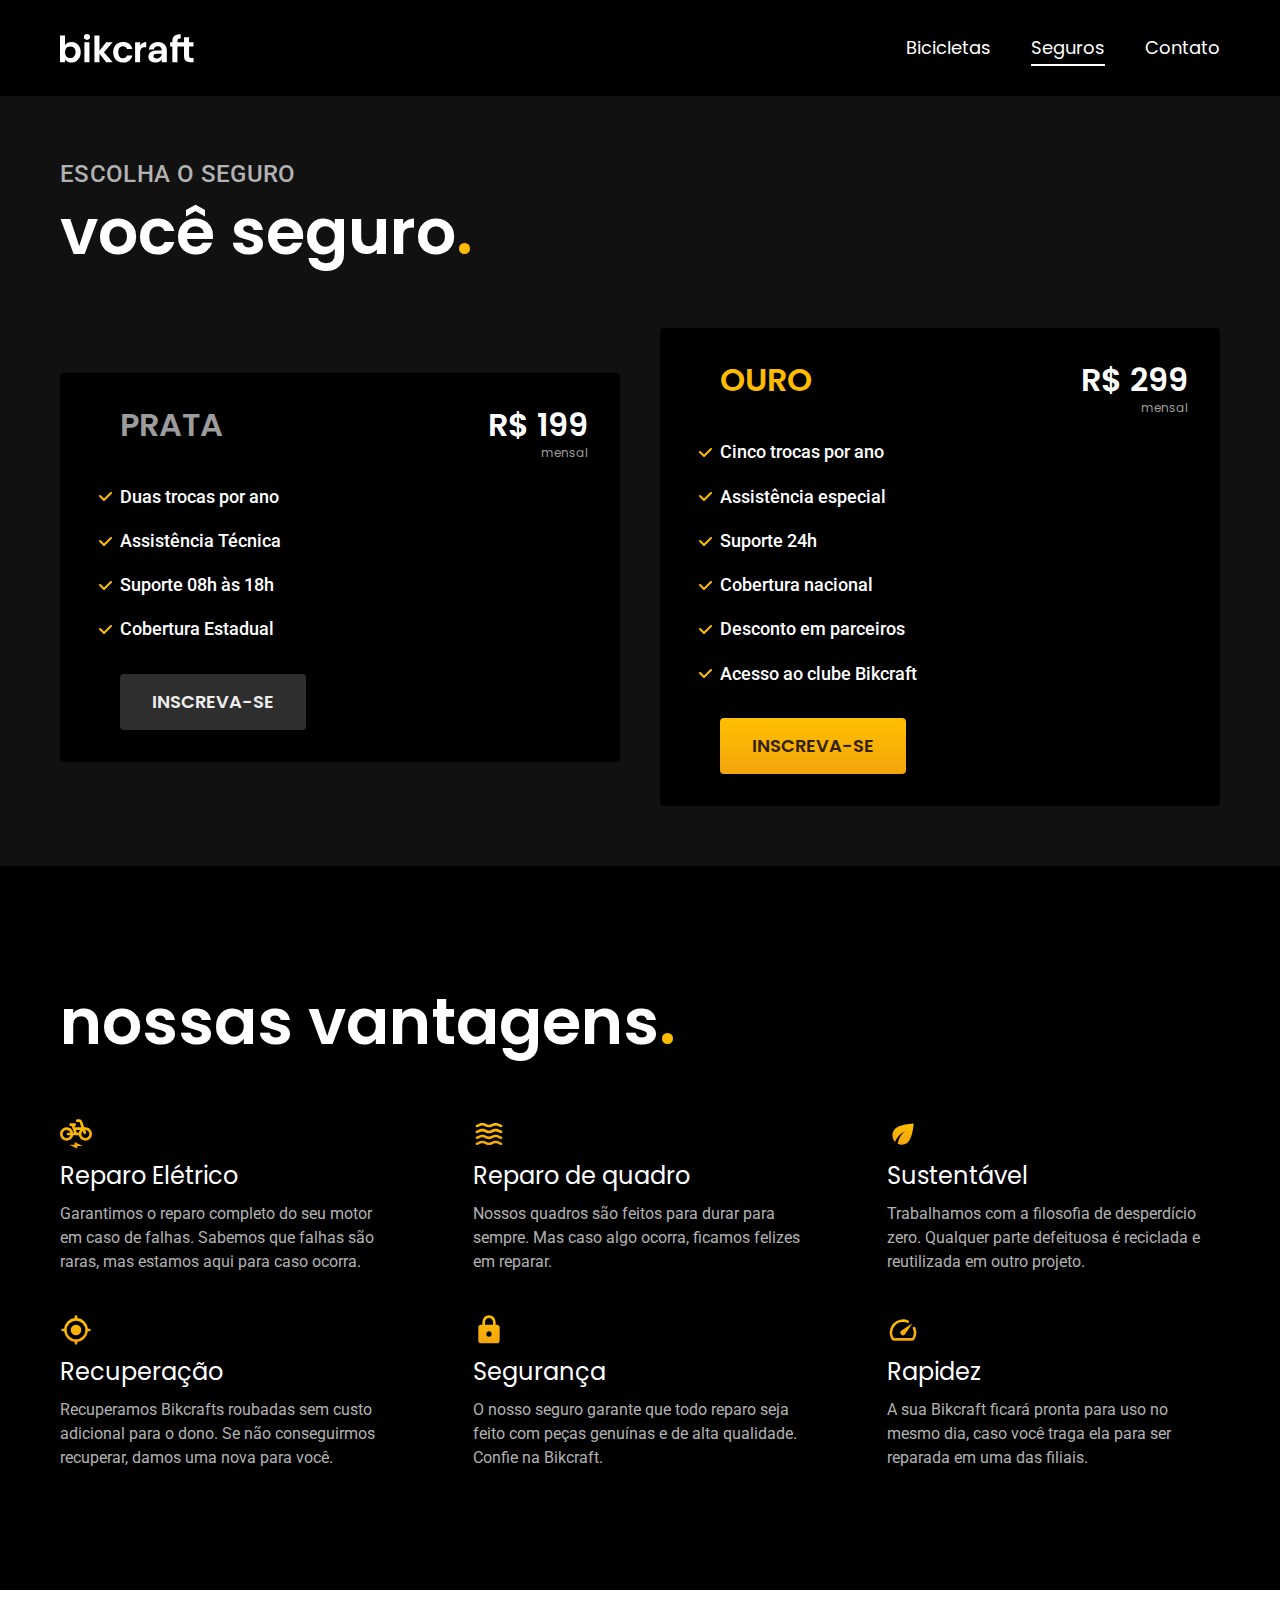
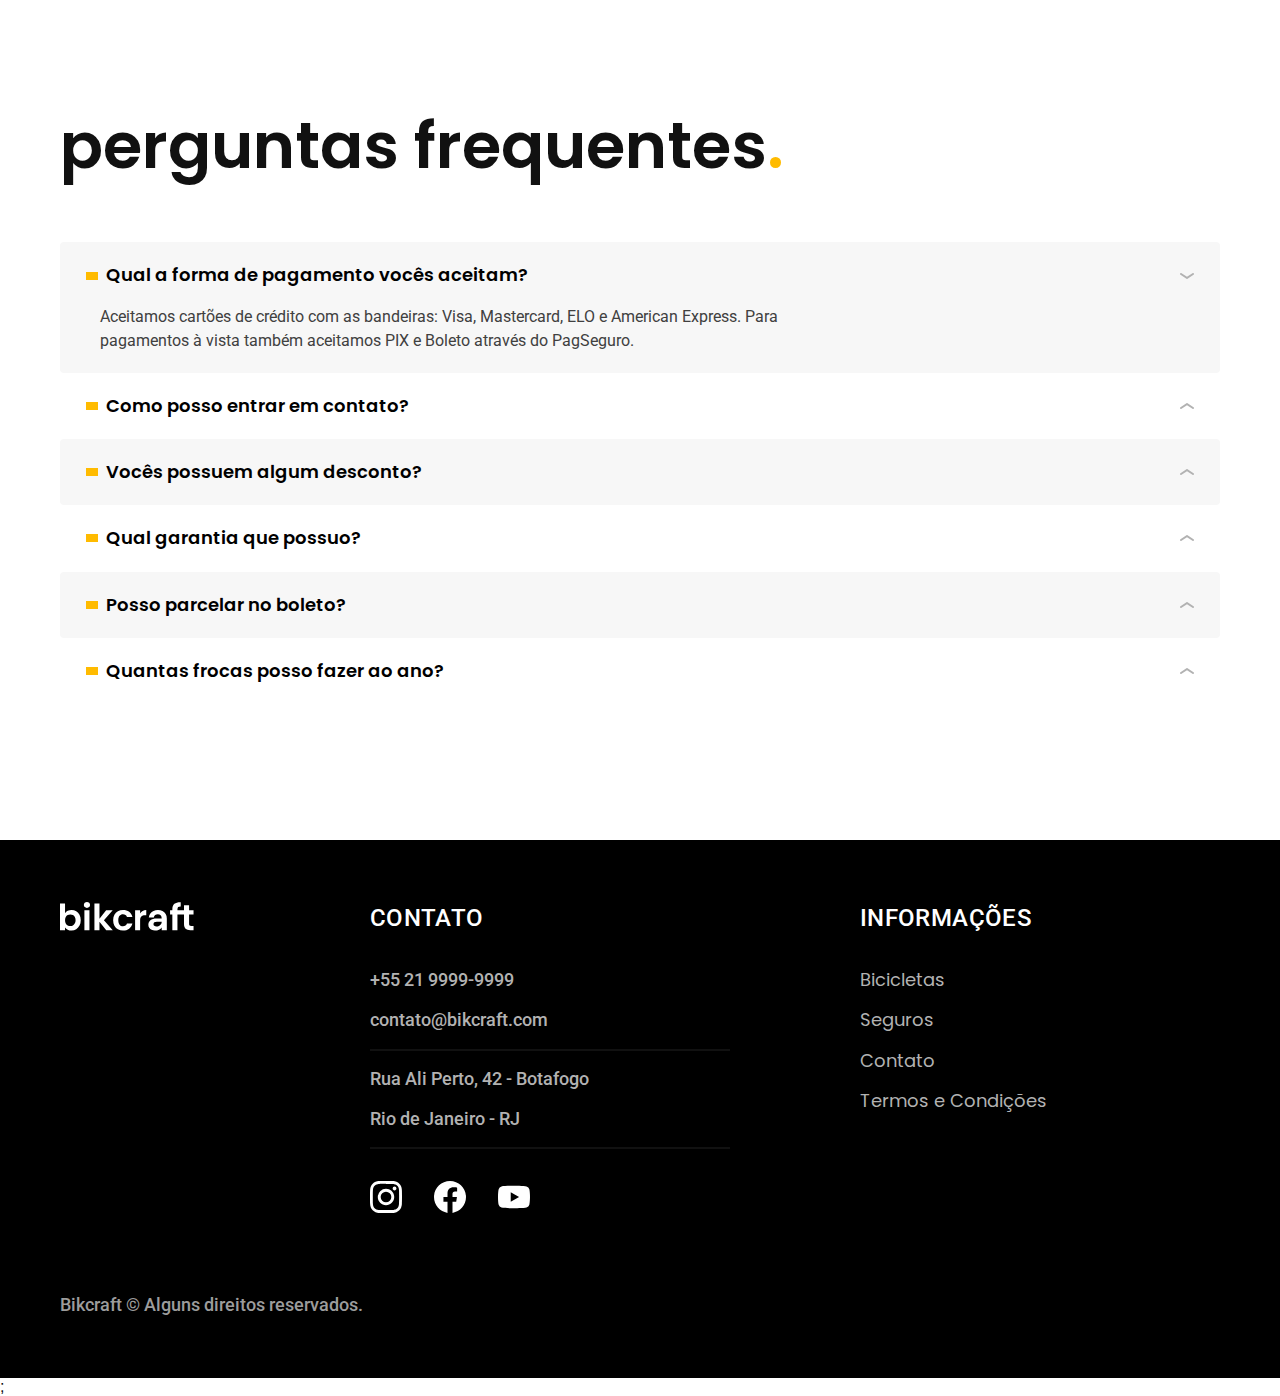
<file: seguros.html>
<!DOCTYPE html>
<html lang="pt-br">

<head>
  <meta charset="UTF-8">
  <meta name="viewport" content="width=device-width, initial-scale=1.0">

  <title>Seguros | Bikcraft - Bicicletas Elétricas</title>
  <meta name="description" content="Inscreva-se em um dos planos do nosso seguro Bikcraft e aproveite diversos benefícios. ">

  <link rel="icon" href="./favicon.svg" type="image/svg+xml">
  <link rel="preload" href="./css/style.min.css" as="style">
  <link rel="stylesheet" href="./css/style.min.css">

  <link rel="preconnect" href="https://fonts.googleapis.com">
  <link rel="preconnect" href="https://fonts.gstatic.com" crossorigin>
  <link href="https://fonts.googleapis.com/css2?family=Merriweather:ital,wght@1,900&family=Poppins:wght@400;600&family=Roboto:wght@400;500&display=swap" rel="stylesheet">

  <script>document.documentElement.classList.add("js");//estamos selecionando o HTML (documentElement) e adicionamos uma classe a ela (classList.add) chamada de js.</script>

</head>

<body id="seguros">
  <header class="header-bg">
    <div class="header container">
      <a href="./">
        <img src="./img/bikcraft.svg" width="136" height="32" alt="Bikcraft">
      </a>

      <nav aria-label="primaria">
        <ul class="header-menu font-1-m cor-0">
          <li><a href="./bicicletas.html">Bicicletas</a></li>
          <li><a href="./seguros.html">Seguros</a></li>
          <li><a href="./contato.html">Contato</a></li>
        </ul>
      </nav>
    </div>
  </header>

  <main class="seguros-bg">
    <div class="titulo-bg">
      <div class="titulo container">
        <p class="font-2-l-b cor-5">Escolha o seguro</p>
        <h1 class="font-1-xxl cor-0">você seguro<span class="cor-p1">.</span></h1>
      </div>
    </div>

    <div class="seguros container">
      <div class="seguros-itens fadeInLeft" data-anime="200">
        <h3 class="font-1-xl cor-6">PRATA</h3>
        <span class="font-1-xl cor-0">R$ 199 <span class="font-1-xs cor-6">mensal</span></span>
        <ul class="font-2-m cor-0">
          <li>Duas trocas por ano</li>
          <li>Assistência Técnica</li>
          <li>Suporte 08h às 18h</li>
          <li>Cobertura Estadual</li>
        </ul>
        <a class="botao secundario" href="./orcamento.html?tipo=seguro&produto=prata">Inscreva-se</a>
      </div>

      <div class="seguros-itens fadeInRight" data-anime="400">
        <h3 class="font-1-xl cor-p1">OURO</h3>
        <span class="font-1-xl cor-0">R$ 299 <span class="font-1-xs cor-6">mensal</span></span>
        <ul class="font-2-m cor-0">
          <li>Cinco trocas por ano</li>
          <li>Assistência especial</li>
          <li>Suporte 24h</li>
          <li>Cobertura nacional</li>
          <li>Desconto em parceiros</li>
          <li>Acesso ao clube Bikcraft</li>
        </ul>
        <a class="botao" href="./orcamento.html?tipo=seguro&produto=ouro">Inscreva-se</a>
      </div>
    </div>
  </main>

  <article class="vantagens-bg">
    <div class="vantagens container">
      <h2 class="font-1-xxl cor-0">nossas vantagens<span class="cor-p1">.</span></h2>
      <ul>
        <li>
          <img src="./img/icones/eletrica.svg" width="32" height="32" alt="decoracao">
          <h3 class="font-1-l cor-0">Reparo Elétrico</h3>
          <p class="font-2-s cor-5">Garantimos o reparo completo do seu motor em caso de falhas. Sabemos que falhas são raras, mas estamos aqui para caso ocorra.</p>
        </li>
        <li>
          <img src="./img/icones/carbono.svg" width="32" height="32" alt="decoracao">
          <h3 class="font-1-l cor-0">Reparo de quadro</h3>
          <p class="font-2-s cor-5">Nossos quadros são feitos para durar para sempre. Mas caso algo ocorra, ficamos felizes em reparar.</p>
        </li>
        <li>
          <img src="./img/icones/sustentavel.svg" width="32" height="32" alt="decoracao">
          <h3 class="font-1-l cor-0">Sustentável</h3>
          <p class="font-2-s cor-5">Trabalhamos com a filosofia de desperdício zero. Qualquer parte defeituosa é reciclada e reutilizada em outro projeto.</p>
        </li>
        <li>
          <img src="./img/icones/rastreador.svg" width="32" height="32" alt="decoracao">
          <h3 class="font-1-l cor-0">Recuperação</h3>
          <p class="font-2-s cor-5">Recuperamos Bikcrafts roubadas sem custo adicional para o dono. Se não conseguirmos recuperar, damos uma nova para você.</p>
        </li>
        <li>
          <img src="./img/icones/seguro.svg" width="32" height="32" alt="decoracao">
          <h3 class="font-1-l cor-0">Segurança</h3>
          <p class="font-2-s cor-5">O nosso seguro garante que todo reparo seja feito com peças genuínas e de alta qualidade. Confie na Bikcraft.</p>
        </li>
        <li>
          <img src="./img/icones/velocidade.svg" width="32" height="32" alt="decoracao">
          <h3 class="font-1-l cor-0">Rapidez</h3>
          <p class="font-2-s cor-5">A sua Bikcraft ficará pronta para uso no mesmo dia, caso você traga ela para ser reparada em uma das filiais.</p>
        </li>
      </ul>
    </div>
  </article>

  <article class="perguntas container">
    <h2 class="font-1-xxl">perguntas frequentes<span class="cor-p1">.</span></h2>

    <dl>
      <div>
        <dt><button class="font-1-m-b" aria-controls="pergunta1" aria-expanded="true">Qual a forma de pagamento vocês aceitam?</button></dt>
        <dd id="pergunta1" class="font-2-s cor-9 ativa">Aceitamos cartões de crédito com as bandeiras: Visa, Mastercard, ELO e American Express. Para pagamentos à vista também aceitamos PIX e Boleto através do PagSeguro.</dd>
      </div>
      <div>
        <dt><button class="font-1-m-b" aria-controls="pergunta2" aria-expanded="false">Como posso entrar em contato?</button></dt>
        <dd id="pergunta2" class="font-2-s cor-9">Aceitamos cartões de crédito com as bandeiras: Visa, Mastercard, ELO e American Express. Para pagamentos à vista também aceitamos PIX e Boleto através do PagSeguro.</dd>
      </div>
      <div>
        <dt><button class="font-1-m-b" aria-controls="pergunta3" aria-expanded="false">Vocês possuem algum desconto?</button></dt>
        <dd id="pergunta3" class="font-2-s cor-9">Aceitamos cartões de crédito com as bandeiras: Visa, Mastercard, ELO e American Express. Para pagamentos à vista também aceitamos PIX e Boleto através do PagSeguro.</dd>
      </div>
      <div>
        <dt><button class="font-1-m-b" aria-controls="pergunta4" aria-expanded="false">Qual garantia que possuo?</button></dt>
        <dd id="pergunta4" class="font-2-s cor-9">Aceitamos cartões de crédito com as bandeiras: Visa, Mastercard, ELO e American Express. Para pagamentos à vista também aceitamos PIX e Boleto através do PagSeguro.</dd>
      </div>
      <div>
        <dt><button class="font-1-m-b" aria-controls="pergunta5" aria-expanded="false">Posso parcelar no boleto?</button></dt>
        <dd id="pergunta5" class="font-2-s cor-9">Aceitamos cartões de crédito com as bandeiras: Visa, Mastercard, ELO e American Express. Para pagamentos à vista também aceitamos PIX e Boleto através do PagSeguro.</dd>
      </div>
      <div>
        <dt><button class="font-1-m-b" aria-controls="pergunta6" aria-expanded="false">Quantas frocas posso fazer ao ano?</button></dt>
        <dd id="pergunta6" class="font-2-s cor-9">Aceitamos cartões de crédito com as bandeiras: Visa, Mastercard, ELO e American Express. Para pagamentos à vista também aceitamos PIX e Boleto através do PagSeguro.</dd>
      </div>
    </dl>
  </article>

  <footer class="footer-bg">
    <div class="footer container">
      <img src="./img/bikcraft.svg" width="136" height="32" alt="Bikcraft">
      <div class="footer-contato">
        <h3 class="font-2-l-b cor-0">Contato</h3>
        <ul class="font-2-m cor-5">
          <li><a href="tel:+552199999999">+55 21 9999-9999</a></li>
          <li><a href="mailto:contato@bikcraft.com">contato@bikcraft.com</a></li>
          <li>Rua Ali Perto, 42 - Botafogo</li>
          <li>Rio de Janeiro - RJ</li>
        </ul>
        <div class="footer-redes">
          <a href="./">
            <img src="./img/redes/instagram.svg" width="32" height="32" alt="Instagram">
          </a>
          <a href="./">
            <img src="./img/redes/facebook.svg" width="32" height="32" alt="Facebook">
          </a>
          <a href="./">
            <img src="./img/redes/youtube.svg" width="32" height="32" alt="Youtube">
          </a>
        </div>
      </div>
      <div class="footer-informacoes">
        <h3 class="font-2-l-b cor-0">Informações</h3>
        <nav>
          <ul class="font-1-m cor-5">
            <li><a href="./bicicletas.html">Bicicletas</a></li>
            <li><a href="./seguros.html">Seguros</a></li>
            <li><a href="./contato.html">Contato</a></li>
            <li><a href="./termos.html">Termos e Condições</a></li>
          </ul>
        </nav>
      </div>
      <p class="footer-copy font-2-m cor-6">Bikcraft © Alguns direitos reservados.</p>
    </div>
  </footer>

  <script src="./js/plugins/simple-anime.js"></script>;
  <script src="./js/script.js"></script>
</body>
</file>
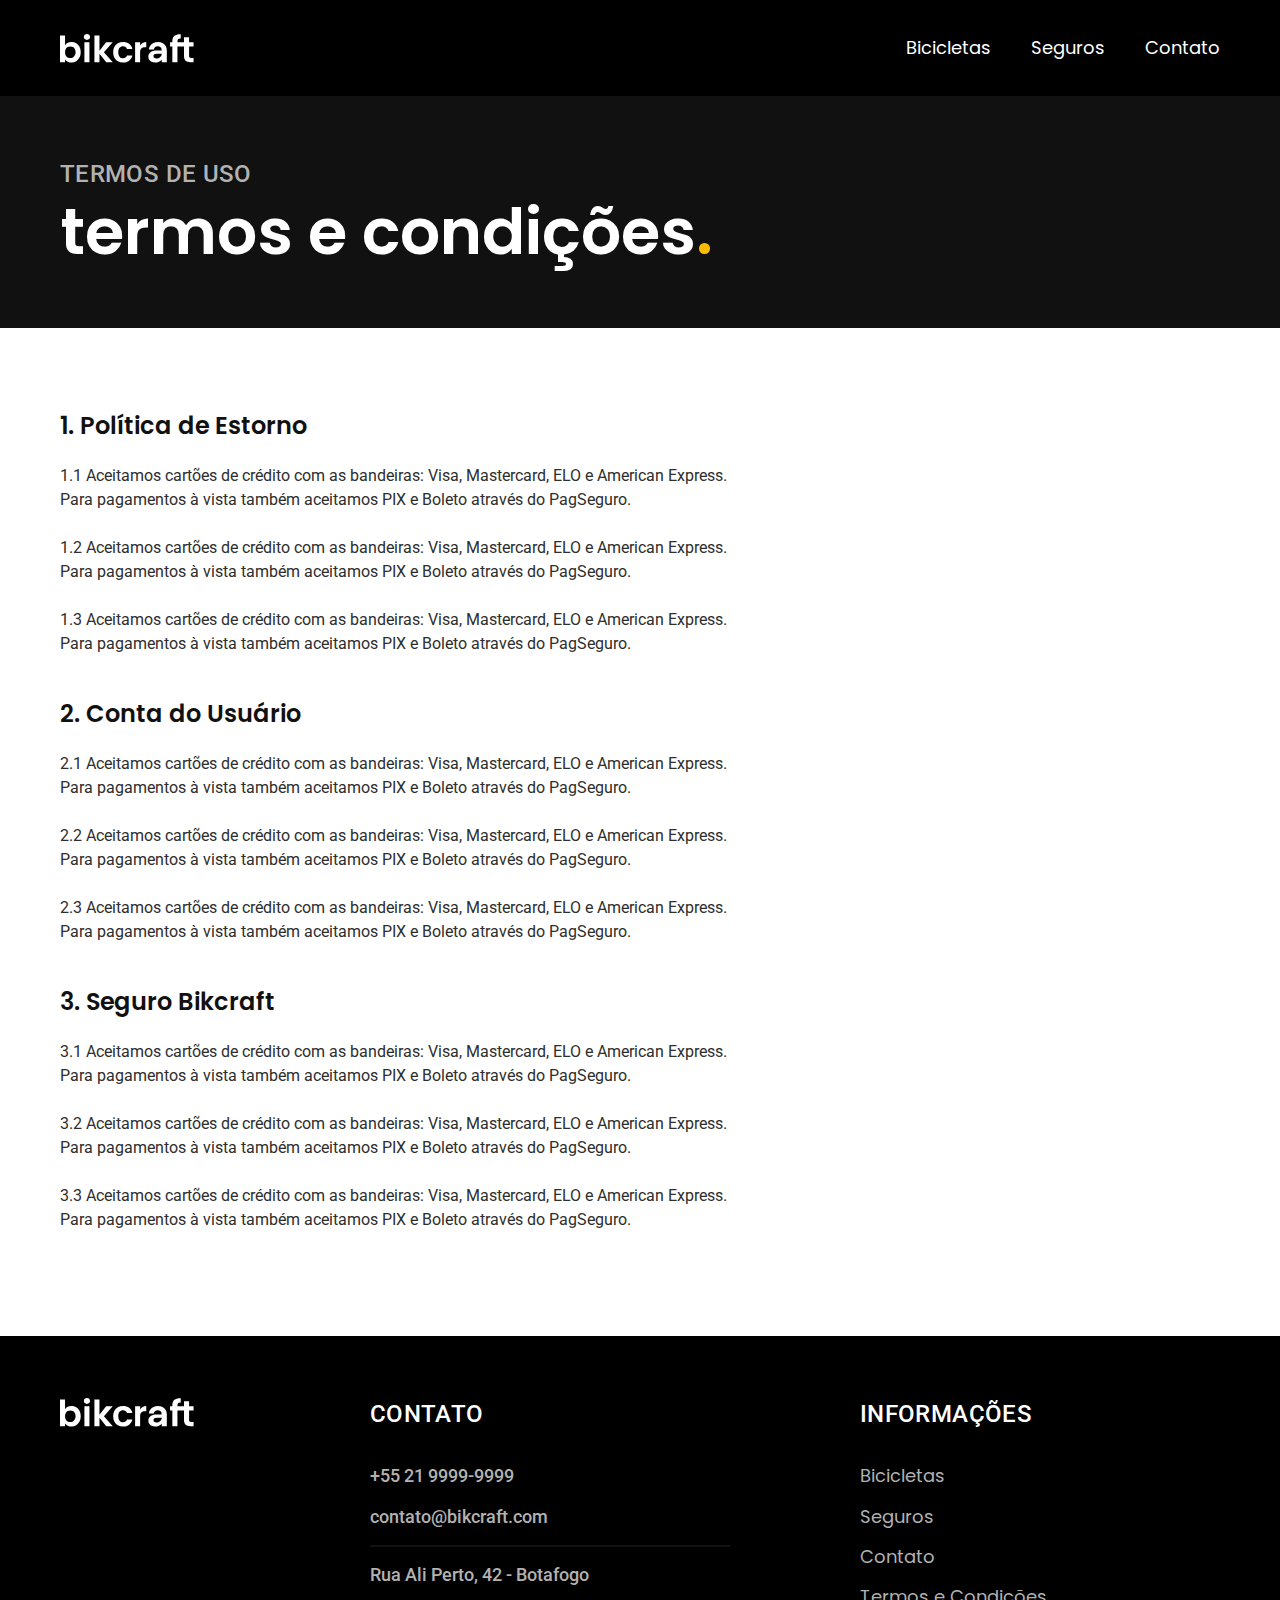
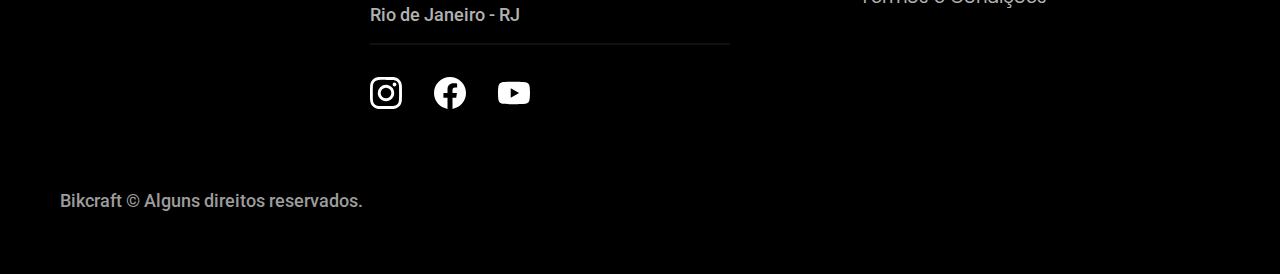
<file: termos.html>
<!DOCTYPE html>
<html lang="pt-br">

<head>
  <meta charset="UTF-8">
  <meta name="viewport" content="width=device-width, initial-scale=1.0">

  <title>Termos e condições | Bikcraft - Bicicletas Elétricas</title>
  <meta name="description" content="Termos e condições.">

  <link rel="icon" href="./favicon.svg" type="image/svg+xml">
  <link rel="preload" href="./css/style.min.css" as="style">
  <link rel="stylesheet" href="./css/style.min.css">

  <link rel="preconnect" href="https://fonts.googleapis.com">
  <link rel="preconnect" href="https://fonts.gstatic.com" crossorigin>
  <link href="https://fonts.googleapis.com/css2?family=Merriweather:ital,wght@1,900&family=Poppins:wght@400;600&family=Roboto:wght@400;500&display=swap" rel="stylesheet">

  <script>document.documentElement.classList.add("js");//estamos selecionando o HTML (documentElement) e adicionamos uma classe a ela (classList.add) chamada de js.</script>

</head>

<body id="termos">
  <header class="header-bg">
    <div class="header container">
      <a href="./">
        <img src="./img/bikcraft.svg" width="136" height="32" alt="Bikcraft">
      </a>

      <nav aria-label="primaria">
        <ul class="header-menu font-1-m cor-0">
          <li><a href="./bicicletas.html">Bicicletas</a></li>
          <li><a href="./seguros.html">Seguros</a></li>
          <li><a href="./contato.html">Contato</a></li>
        </ul>
      </nav>
    </div>
  </header>

  <main>
    <div class="titulo-bg">
      <div class="titulo container">
        <p class="font-2-l-b cor-5">termos de uso</p>
        <h1 class="font-1-xxl cor-0">termos e condições<span class="cor-p1">.</span></h1>
      </div>
    </div>

    <div class="termos font-2-s cor-10 container">
      <h2 class="font-1-l cor-11">1. Política de Estorno</h2>
      <p>1.1 Aceitamos cartões de crédito com as bandeiras: Visa, Mastercard, ELO e American Express. Para pagamentos à vista também aceitamos PIX e Boleto através do PagSeguro.</p>
      <p>1.2 Aceitamos cartões de crédito com as bandeiras: Visa, Mastercard, ELO e American Express. Para pagamentos à vista também aceitamos PIX e Boleto através do PagSeguro.</p>
      <p>1.3 Aceitamos cartões de crédito com as bandeiras: Visa, Mastercard, ELO e American Express. Para pagamentos à vista também aceitamos PIX e Boleto através do PagSeguro.</p>
      <h2 class="font-1-l cor-11">2. Conta do Usuário</h2>
      <p>2.1 Aceitamos cartões de crédito com as bandeiras: Visa, Mastercard, ELO e American Express. Para pagamentos à vista também aceitamos PIX e Boleto através do PagSeguro.</p>
      <p>2.2 Aceitamos cartões de crédito com as bandeiras: Visa, Mastercard, ELO e American Express. Para pagamentos à vista também aceitamos PIX e Boleto através do PagSeguro.</p>
      <p>2.3 Aceitamos cartões de crédito com as bandeiras: Visa, Mastercard, ELO e American Express. Para pagamentos à vista também aceitamos PIX e Boleto através do PagSeguro.</p>
      <h2 class="font-1-l cor-11">3. Seguro Bikcraft</h2>
      <p>3.1 Aceitamos cartões de crédito com as bandeiras: Visa, Mastercard, ELO e American Express. Para pagamentos à vista também aceitamos PIX e Boleto através do PagSeguro.</p>
      <p>3.2 Aceitamos cartões de crédito com as bandeiras: Visa, Mastercard, ELO e American Express. Para pagamentos à vista também aceitamos PIX e Boleto através do PagSeguro.</p>
      <p>3.3 Aceitamos cartões de crédito com as bandeiras: Visa, Mastercard, ELO e American Express. Para pagamentos à vista também aceitamos PIX e Boleto através do PagSeguro.</p>
    </div>
  </main>

  <footer class="footer-bg">
    <div class="footer container">
      <img src="./img/bikcraft.svg" width="136" height="32" alt="Bikcraft">
      <div class="footer-contato">
        <h3 class="font-2-l-b cor-0">Contato</h3>
        <ul class="font-2-m cor-5">
          <li><a href="tel:+552199999999">+55 21 9999-9999</a></li>
          <li><a href="mailto:contato@bikcraft.com">contato@bikcraft.com</a></li>
          <li>Rua Ali Perto, 42 - Botafogo</li>
          <li>Rio de Janeiro - RJ</li>
        </ul>
        <div class="footer-redes">
          <a href="./">
            <img src="./img/redes/instagram.svg" width="32" height="32" alt="Instagram">
          </a>
          <a href="./">
            <img src="./img/redes/facebook.svg" width="32" height="32" alt="Facebook">
          </a>
          <a href="./">
            <img src="./img/redes/youtube.svg" width="32" height="32" alt="Youtube">
          </a>
        </div>
      </div>
      <div class="footer-informacoes">
        <h3 class="font-2-l-b cor-0">Informações</h3>
        <nav>
          <ul class="font-1-m cor-5">
            <li><a href="./bicicletas.html">Bicicletas</a></li>
            <li><a href="./seguros.html">Seguros</a></li>
            <li><a href="./contato.html">Contato</a></li>
            <li><a href="./termos.html">Termos e Condições</a></li>
          </ul>
        </nav>
      </div>
      <p class="footer-copy font-2-m cor-6">Bikcraft © Alguns direitos reservados.</p>
    </div>
  </footer>

  <script src="./js/script.js"></script>
</body>
</file>
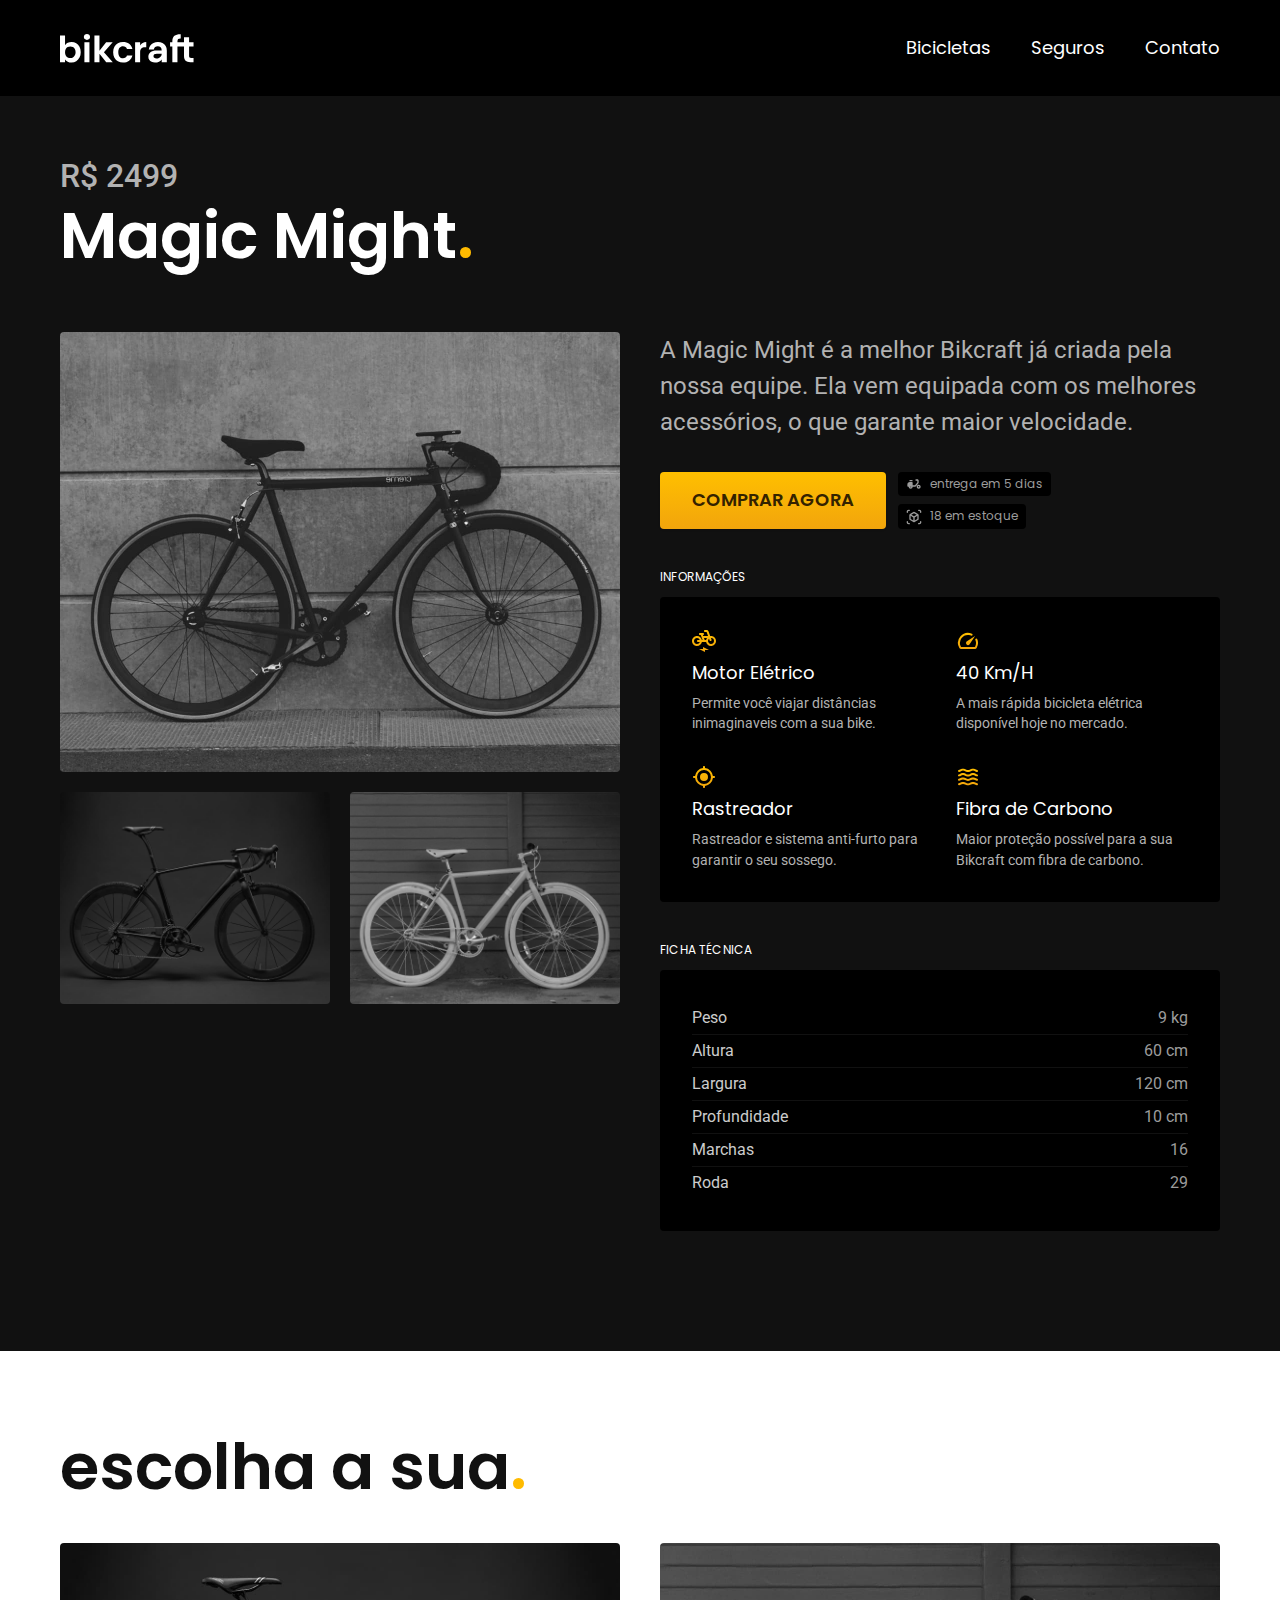
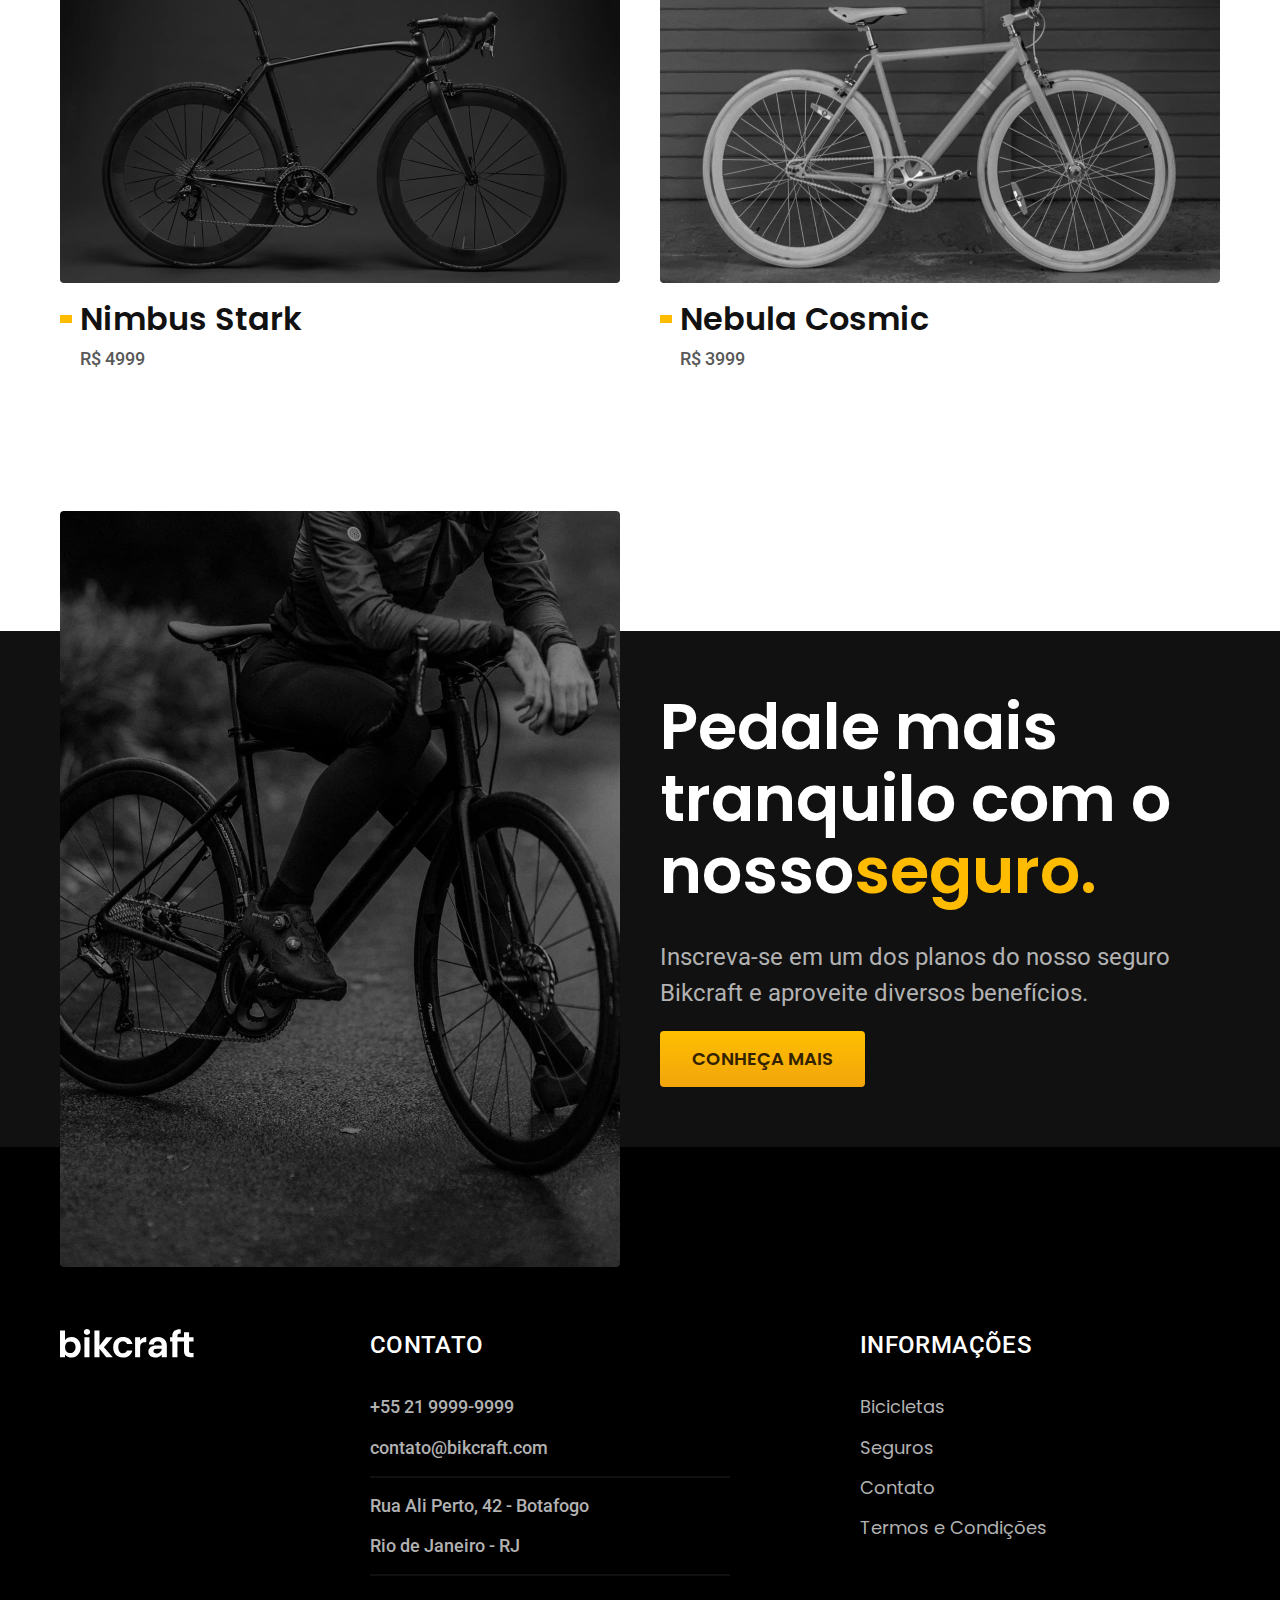
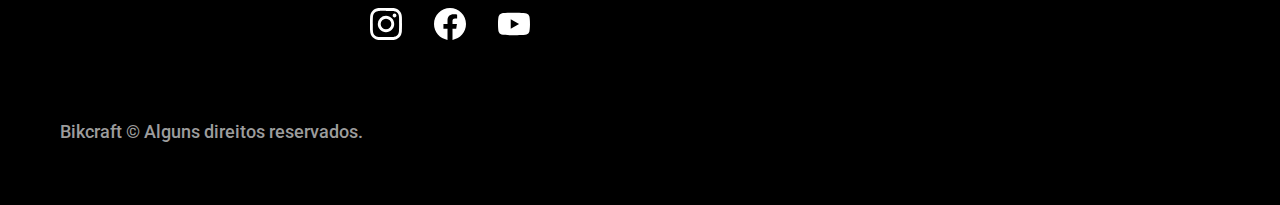
<file: bicicletas/magic.html>
<!DOCTYPE html>
<html lang="pt-br">

<head>
  <meta charset="UTF-8">
  <meta name="viewport" content="width=device-width, initial-scale=1.0">

  <title>Magic | Bikcraft - Bicicletas Elétricas</title>
  <meta name="description" content="Magic">

  <link rel="icon" href="../favicon.svg" type="image/svg+xml">
  <link rel="preload" href="../css/style.min.css" as="style">
  <link rel="stylesheet" href="../css/style.min.css">

  <link rel="preconnect" href="https://fonts.googleapis.com">
  <link rel="preconnect" href="https://fonts.gstatic.com" crossorigin>
  <link href="https://fonts.googleapis.com/css2?family=Merriweather:ital,wght@1,900&family=Poppins:wght@400;600&family=Roboto:wght@400;500&display=swap" rel="stylesheet">

  <script>document.documentElement.classList.add("js");//estamos selecionando o HTML (documentElement) e adicionamos uma classe a ela (classList.add) chamada de js.</script>

</head>

<body id="bicicleta">
  <header class="header-bg">
    <div class="header container">
      <a href="../">
        <img src="../img/bikcraft.svg" alt="Bikcraft">
      </a>

      <nav aria-label="primaria">
        <ul class="header-menu font-1-m cor-0">
          <li><a href="../bicicletas.html">Bicicletas</a></li>
          <li><a href="../seguros.html">Seguros</a></li>
          <li><a href="../contato.html">Contato</a></li>
        </ul>
      </nav>
    </div>
  </header>

  <main class="titulo-bg">
    <div>
      <div class="titulo container">
        <p class="font-2-xl cor-5">R$ 2499</p>
        <h1 class="font-1-xxl cor-0">Magic Might<span class="cor-p1">.</span></h1>
      </div>
    </div>

    <div class="bicicleta container">
      <div class="bicicleta-imagens">
        <img src="../img/bicicleta/nimbus2.jpg" alt="bicicleta 1">
        <img src="../img/bicicleta/nimbus1.jpg" alt="bicicleta 2">
        <img src="../img/bicicleta/nimbus3.jpg" alt="bicicleta ">
      </div>

      <div class="bicicleta-conteudo">
        <p class="font-2-l cor-5">A Magic Might é a melhor Bikcraft já criada pela nossa equipe. Ela vem equipada com os melhores acessórios, o que garante maior velocidade.</p>
        <div class="bicicleta-comprar">
          <a class="botao" href="../orcamento.html?tipo=bikcraft&produto=magic">comprar agora</a>
          <span class="font-1-xs cor-6"><img src="../img/icones/entrega.svg" alt="">entrega em 5 dias</span>
          <span class="font-1-xs cor-6"><img src="../img/icones/estoque.svg" alt="">18 em estoque</span>
        </div>

        <h2 class="font-1-xs cor-0">Informações</h2>
        <ul class="bicicleta-informacoes">
          <li>
            <img src="../img/icones/eletrica.svg" alt="decoracao">
            <h3 class="font-1-m cor-0">Motor Elétrico</h3>
            <p class="font-2-xs cor-5">Permite você viajar distâncias inimaginaveis com a sua bike.</p>
          </li>
          <li>
            <img src="../img/icones/velocidade.svg" alt="decoracao">
            <h3 class="font-1-m cor-0">40 Km/H</h3>
            <p class="font-2-xs cor-5">A mais rápida bicicleta elétrica disponível hoje no mercado.</p>
          </li>
          <li>
            <img src="../img/icones/rastreador.svg" alt="decoracao">
            <h3 class=" font-1-m cor-0">Rastreador</h3>
            <p class="font-2-xs cor-5">Rastreador e sistema anti-furto para garantir o seu sossego.</p>
          </li>
          <li>
            <img src="../img/icones/carbono.svg" alt="decoracao">
            <h3 class="font-1-m cor-0">Fibra de Carbono</h3>
            <p class="font-2-xs cor-5">Maior proteção possível para a sua Bikcraft com fibra de carbono.</p>
          </li>
        </ul>
        <h2 class="font-1-xs cor-0">Ficha Técnica</h2>
        <ul class="bicicleta-ficha font-2-s cor-4">
          <li>Peso <span>9 kg</span></li>
          <li>Altura <span>60 cm</span></li>
          <li>Largura <span>120 cm</span></li>
          <li>Profundidade <span>10 cm</span></li>
          <li>Marchas <span>16</span></li>
          <li>Roda <span>29</span></li>
        </ul>
      </div>
    </div>
  </main>

  <article class="bicicletas-lista container">
    <h2 class="font-1-xxl">escolha a sua<span class="cor-p1">.</span></h2>
    <ul>
      <li>
        <a href="./nimbus.html">
          <img src="../img/bicicletas/nimbus.jpg" alt="Bicicleta preta">
          <h3 class="font-1-xl">Nimbus Stark</h3>
          <span class="font-2-m cor-8">R$ 4999</span>
        </a>
      </li>
      <li>
        <a href="./nebula.html">
          <img src="../img/bicicletas/nebula.jpg" alt="Bicicleta preta">
          <h3 class="font-1-xl">Nebula Cosmic</h3>
          <span class="font-2-m cor-8">R$ 3999</span>
        </a>
      </li>
    </ul>
  </article>

  <article class="seguro-bg">
    <div class="seguro container">
      <div class="seguro-imagem">
        <img src="../img/fotos/seguros.jpg" alt="Pessoa parada em cima de uma bicicleta">
      </div>
      <div class="seguro-conteudo">
        <h2 class="font-1-xxl cor-0">Pedale mais tranquilo com o nosso<span class="cor-p1">seguro.</span></h2>
        <p class="font-2-l cor-5">Inscreva-se em um dos planos do nosso seguro Bikcraft e aproveite diversos benefícios.</p>
        <a class="botao" href="../seguros.html">conheça mais</a>
      </div>
    </div>
  </article>

  <footer class="footer-bg">
    <div class="footer container">
      <img src="../img/bikcraft.svg" alt="Bikcraft">
      <div class="footer-contato">
        <h3 class="font-2-l-b cor-0">Contato</h3>
        <ul class="font-2-m cor-5">
          <li><a href="tel:+552199999999">+55 21 9999-9999</a></li>
          <li><a href="mailto:contato@bikcraft.com">contato@bikcraft.com</a></li>
          <li>Rua Ali Perto, 42 - Botafogo</li>
          <li>Rio de Janeiro - RJ</li>
        </ul>
        <div class="footer-redes">
          <a href="../">
            <img src="../img/redes/instagram.svg" alt="Instagram">
          </a>
          <a href="../">
            <img src="../img/redes/facebook.svg" alt="Facebook">
          </a>
          <a href="../">
            <img src="../img/redes/youtube.svg" alt="Youtube">
          </a>
        </div>
      </div>
      <div class="footer-informacoes">
        <h3 class="font-2-l-b cor-0">Informações</h3>
        <nav>
          <ul class="font-1-m cor-5">
            <li><a href="../bicicletas.html">Bicicletas</a></li>
            <li><a href="../seguros.html">Seguros</a></li>
            <li><a href="../contato.html">Contato</a></li>
            <li><a href="../termos.html">Termos e Condições</a></li>
          </ul>
        </nav>
      </div>
      <p class="footer-copy font-2-m cor-6">Bikcraft © Alguns direitos reservados.</p>
    </div>
  </footer>

  <script src="../js/script.js"></script>
</body>
</file>
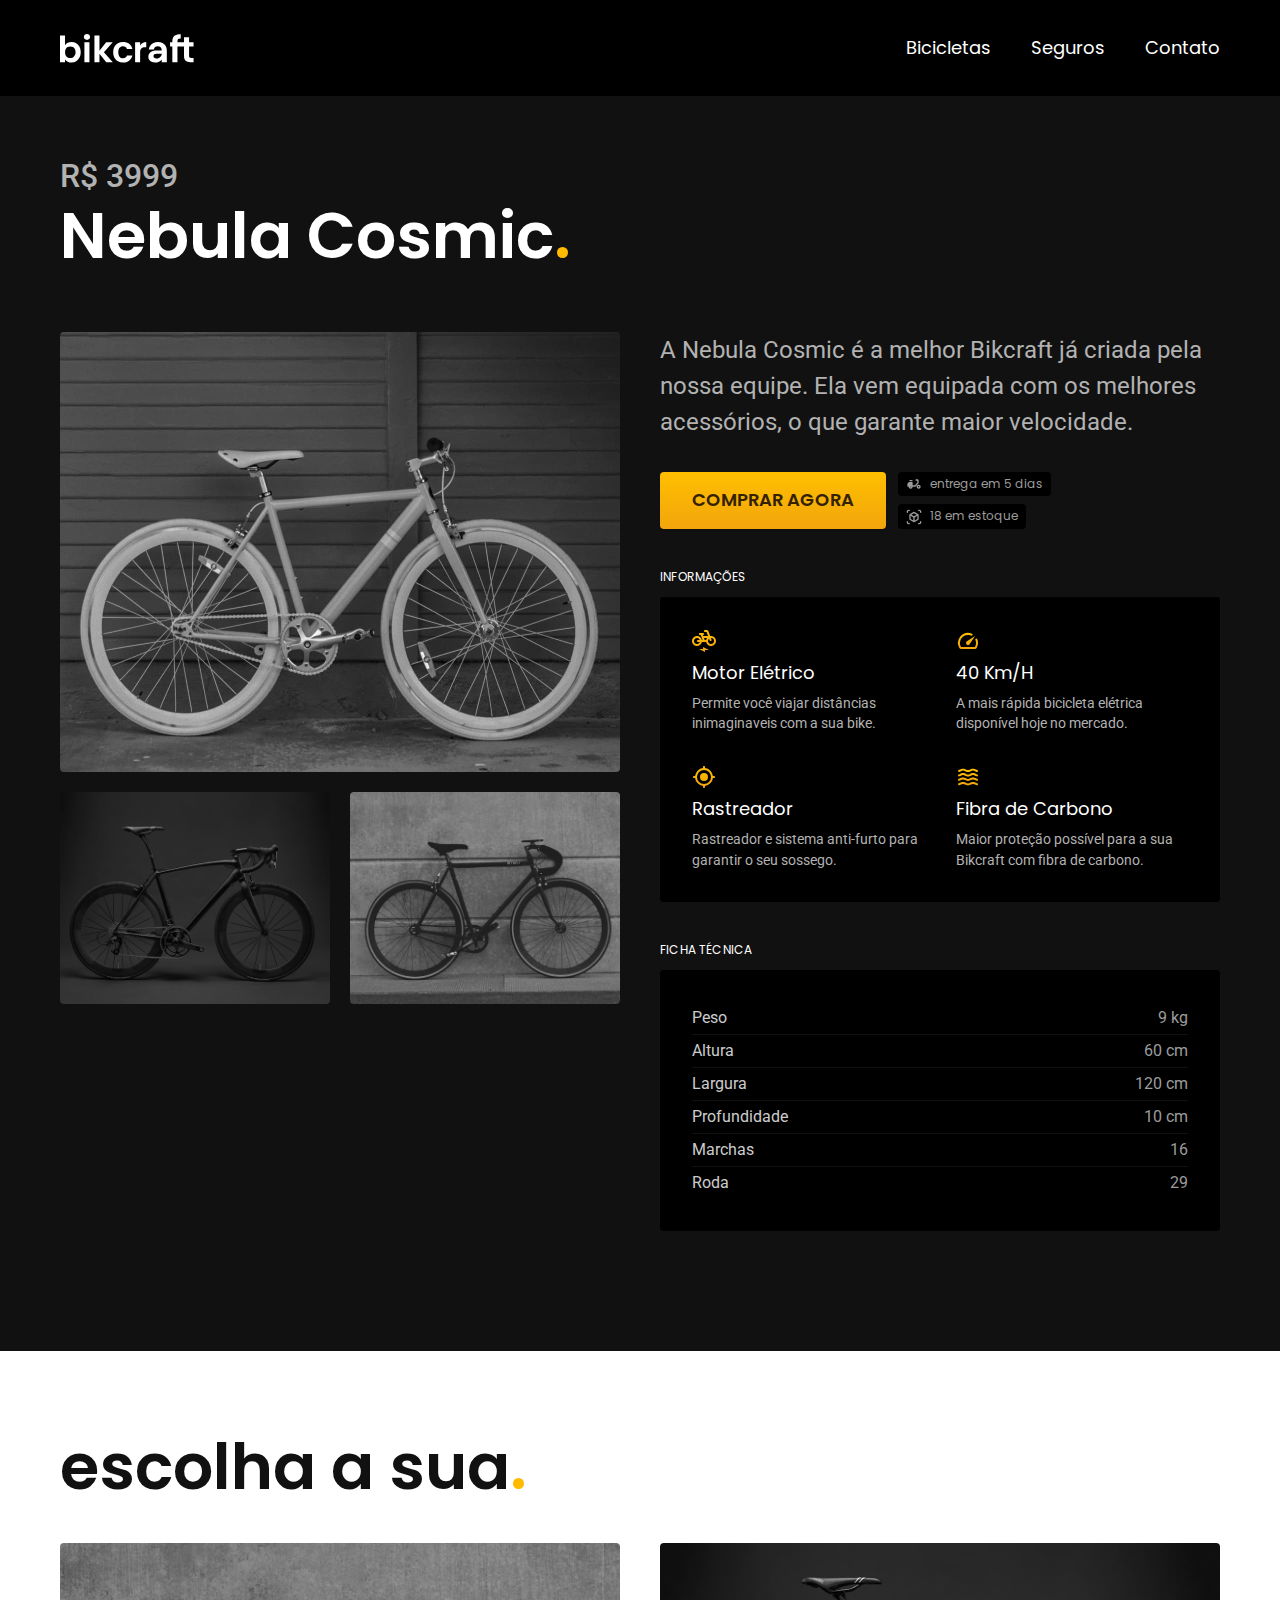
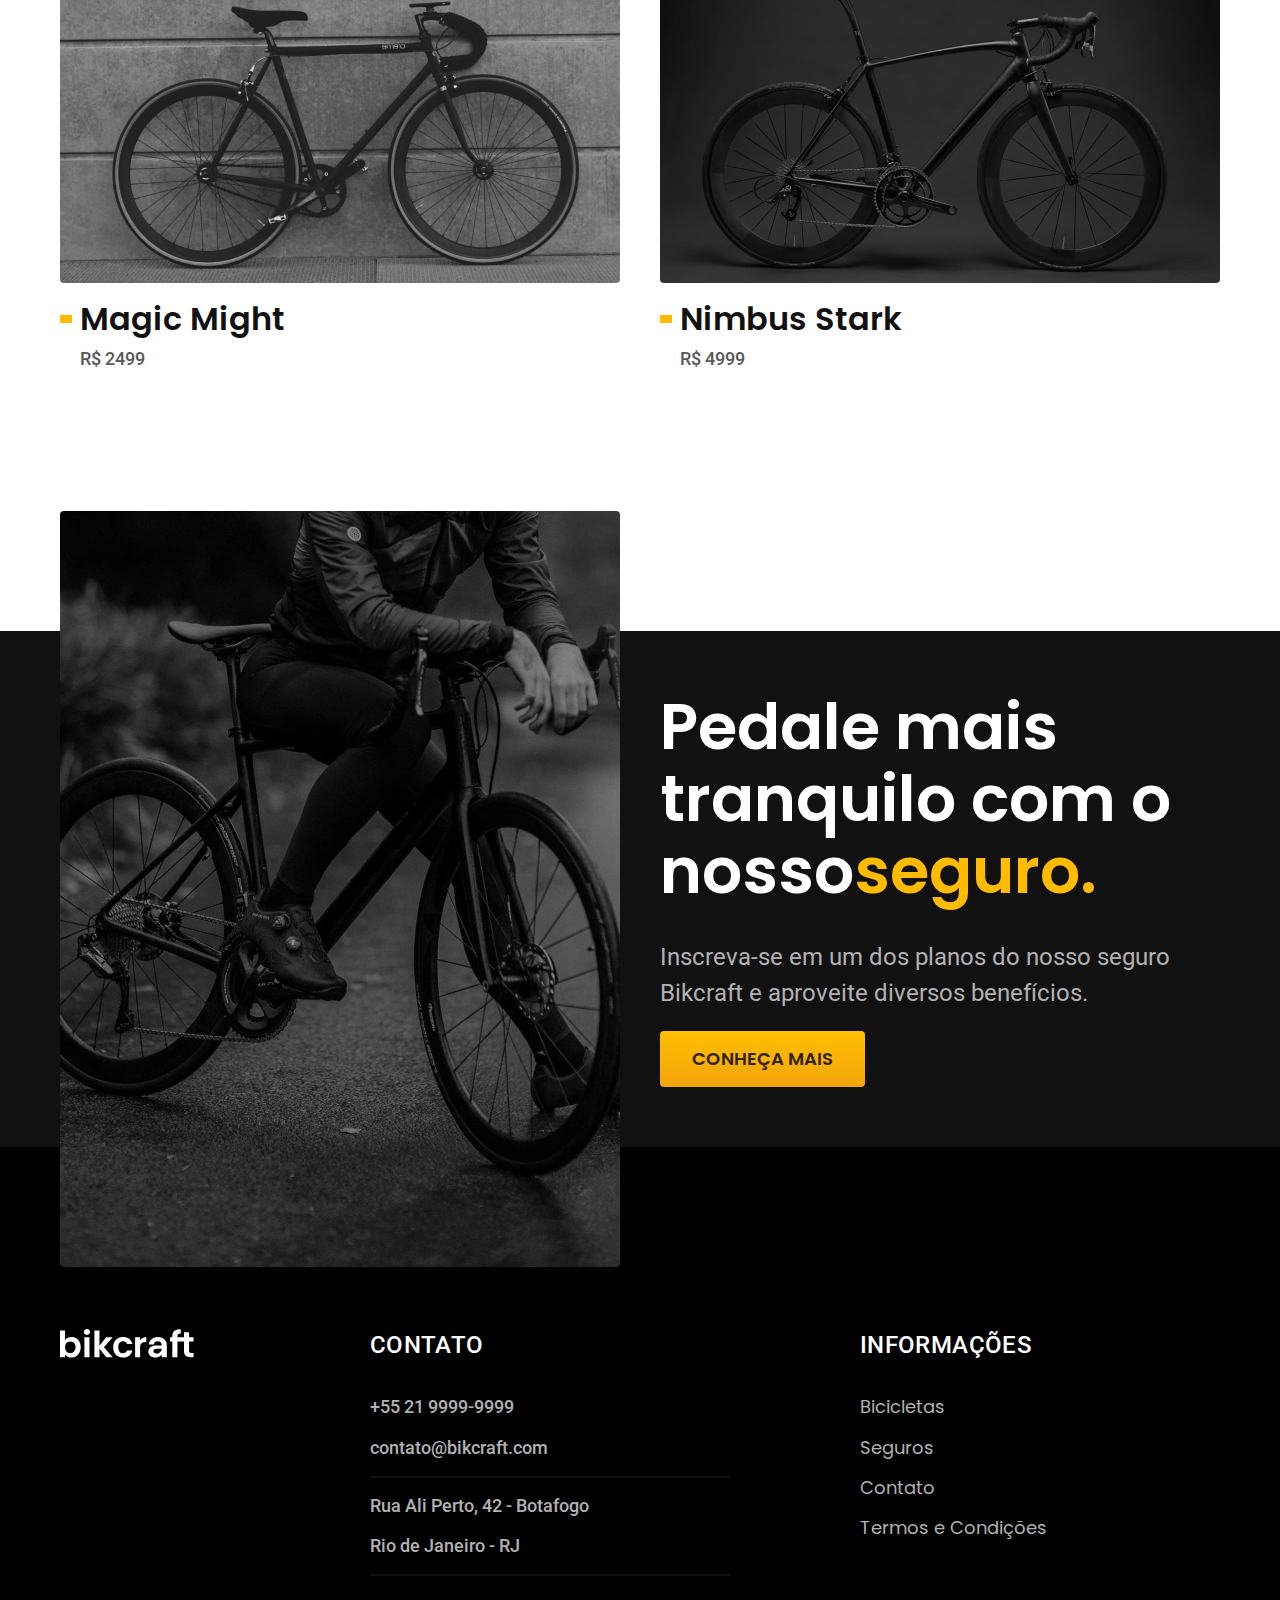
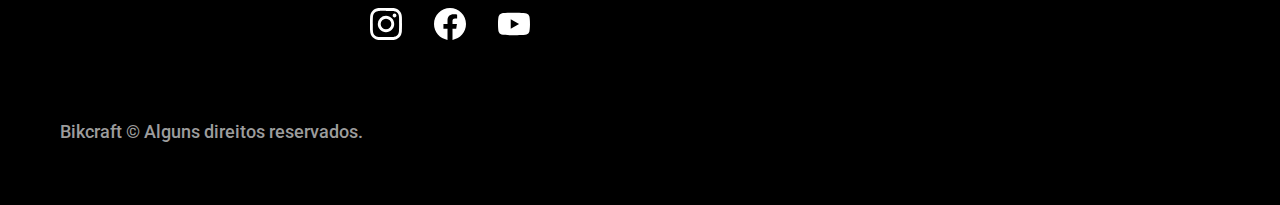
<file: bicicletas/nebula.html>
<!DOCTYPE html>
<html lang="pt-br">

<head>
  <meta charset="UTF-8">
  <meta name="viewport" content="width=device-width, initial-scale=1.0">

  <title>Nebula | Bikcraft - Bicicletas Elétricas</title>
  <meta name="description" content="Nebula">

  <link rel="icon" href="../favicon.svg" type="image/svg+xml">
  <link rel="preload" href="../css/style.min.css" as="style">
  <link rel="stylesheet" href="../css/style.min.css">

  <link rel="preconnect" href="https://fonts.googleapis.com">
  <link rel="preconnect" href="https://fonts.gstatic.com" crossorigin>
  <link href="https://fonts.googleapis.com/css2?family=Merriweather:ital,wght@1,900&family=Poppins:wght@400;600&family=Roboto:wght@400;500&display=swap" rel="stylesheet">

  <script>document.documentElement.classList.add("js");//estamos selecionando o HTML (documentElement) e adicionamos uma classe a ela (classList.add) chamada de js.</script>

</head>

<body id="bicicleta">
  <header class="header-bg">
    <div class="header container">
      <a href="../">
        <img src="../img/bikcraft.svg" alt="Bikcraft">
      </a>

      <nav aria-label="primaria">
        <ul class="header-menu font-1-m cor-0">
          <li><a href="../bicicletas.html">Bicicletas</a></li>
          <li><a href="../seguros.html">Seguros</a></li>
          <li><a href="../contato.html">Contato</a></li>
        </ul>
      </nav>
    </div>
  </header>

  <main class="titulo-bg">
    <div>
      <div class="titulo container">
        <p class="font-2-xl cor-5">R$ 3999</p>
        <h1 class="font-1-xxl cor-0">Nebula Cosmic<span class="cor-p1">.</span></h1>
      </div>
    </div>

    <div class="bicicleta container">
      <div class="bicicleta-imagens">
        <img src="../img/bicicleta/nimbus3.jpg" alt="bicicleta 1">
        <img src="../img/bicicleta/nimbus1.jpg" alt="bicicleta 2">
        <img src="../img/bicicleta/nimbus2.jpg" alt="bicicleta 3">
      </div>

      <div class="bicicleta-conteudo">
        <p class="font-2-l cor-5">A Nebula Cosmic é a melhor Bikcraft já criada pela nossa equipe. Ela vem equipada com os melhores acessórios, o que garante maior velocidade.</p>
        <div class="bicicleta-comprar">
          <a class="botao" href="../orcamento.html?tipo=bikcraft&produto=nebula">comprar agora</a>
          <span class="font-1-xs cor-6"><img src="../img/icones/entrega.svg" alt="">entrega em 5 dias</span>
          <span class="font-1-xs cor-6"><img src="../img/icones/estoque.svg" alt="">18 em estoque</span>
        </div>

        <h2 class="font-1-xs cor-0">Informações</h2>
        <ul class="bicicleta-informacoes">
          <li>
            <img src="../img/icones/eletrica.svg" alt="decoracao">
            <h3 class="font-1-m cor-0">Motor Elétrico</h3>
            <p class="font-2-xs cor-5">Permite você viajar distâncias inimaginaveis com a sua bike.</p>
          </li>
          <li>
            <img src="../img/icones/velocidade.svg" alt="decoracao">
            <h3 class="font-1-m cor-0">40 Km/H</h3>
            <p class="font-2-xs cor-5">A mais rápida bicicleta elétrica disponível hoje no mercado.</p>
          </li>
          <li>
            <img src="../img/icones/rastreador.svg" alt="decoracao">
            <h3 class=" font-1-m cor-0">Rastreador</h3>
            <p class="font-2-xs cor-5">Rastreador e sistema anti-furto para garantir o seu sossego.</p>
          </li>
          <li>
            <img src="../img/icones/carbono.svg" alt="decoracao">
            <h3 class="font-1-m cor-0">Fibra de Carbono</h3>
            <p class="font-2-xs cor-5">Maior proteção possível para a sua Bikcraft com fibra de carbono.</p>
          </li>
        </ul>
        <h2 class="font-1-xs cor-0">Ficha Técnica</h2>
        <ul class="bicicleta-ficha font-2-s cor-4">
          <li>Peso <span>9 kg</span></li>
          <li>Altura <span>60 cm</span></li>
          <li>Largura <span>120 cm</span></li>
          <li>Profundidade <span>10 cm</span></li>
          <li>Marchas <span>16</span></li>
          <li>Roda <span>29</span></li>
        </ul>
      </div>
    </div>
  </main>

  <article class="bicicletas-lista container">
    <h2 class="font-1-xxl">escolha a sua<span class="cor-p1">.</span></h2>
    <ul>
      <li>
        <a href="./magic.html">
          <img src="../img/bicicletas/magic.jpg" alt="Bicicleta preta">
          <h3 class="font-1-xl">Magic Might</h3>
          <span class="font-2-m cor-8">R$ 2499</span>
        </a>
      </li>
      <li>
        <a href="./nimbus.html">
          <img src="../img/bicicletas/nimbus.jpg" alt="Bicicleta preta">
          <h3 class="font-1-xl">Nimbus Stark</h3>
          <span class="font-2-m cor-8">R$ 4999</span>
        </a>
      </li>
    </ul>
  </article>

  <article class="seguro-bg">
    <div class="seguro container">
      <div class="seguro-imagem">
        <img src="../img/fotos/seguros.jpg" alt="Pessoa parada em cima de uma bicicleta">
      </div>
      <div class="seguro-conteudo">
        <h2 class="font-1-xxl cor-0">Pedale mais tranquilo com o nosso<span class="cor-p1">seguro.</span></h2>
        <p class="font-2-l cor-5">Inscreva-se em um dos planos do nosso seguro Bikcraft e aproveite diversos benefícios.</p>
        <a class="botao" href="../seguros.html">conheça mais</a>
      </div>
    </div>
  </article>

  <footer class="footer-bg">
    <div class="footer container">
      <img src="../img/bikcraft.svg" alt="Bikcraft">
      <div class="footer-contato">
        <h3 class="font-2-l-b cor-0">Contato</h3>
        <ul class="font-2-m cor-5">
          <li><a href="tel:+552199999999">+55 21 9999-9999</a></li>
          <li><a href="mailto:contato@bikcraft.com">contato@bikcraft.com</a></li>
          <li>Rua Ali Perto, 42 - Botafogo</li>
          <li>Rio de Janeiro - RJ</li>
        </ul>
        <div class="footer-redes">
          <a href="../">
            <img src="../img/redes/instagram.svg" alt="Instagram">
          </a>
          <a href="../">
            <img src="../img/redes/facebook.svg" alt="Facebook">
          </a>
          <a href="../">
            <img src="../img/redes/youtube.svg" alt="Youtube">
          </a>
        </div>
      </div>
      <div class="footer-informacoes">
        <h3 class="font-2-l-b cor-0">Informações</h3>
        <nav>
          <ul class="font-1-m cor-5">
            <li><a href="../bicicletas.html">Bicicletas</a></li>
            <li><a href="../seguros.html">Seguros</a></li>
            <li><a href="../contato.html">Contato</a></li>
            <li><a href="../termos.html">Termos e Condições</a></li>
          </ul>
        </nav>
      </div>
      <p class="footer-copy font-2-m cor-6">Bikcraft © Alguns direitos reservados.</p>
    </div>
  </footer>

  <script src="../js/script.js"></script>
</body>
</file>
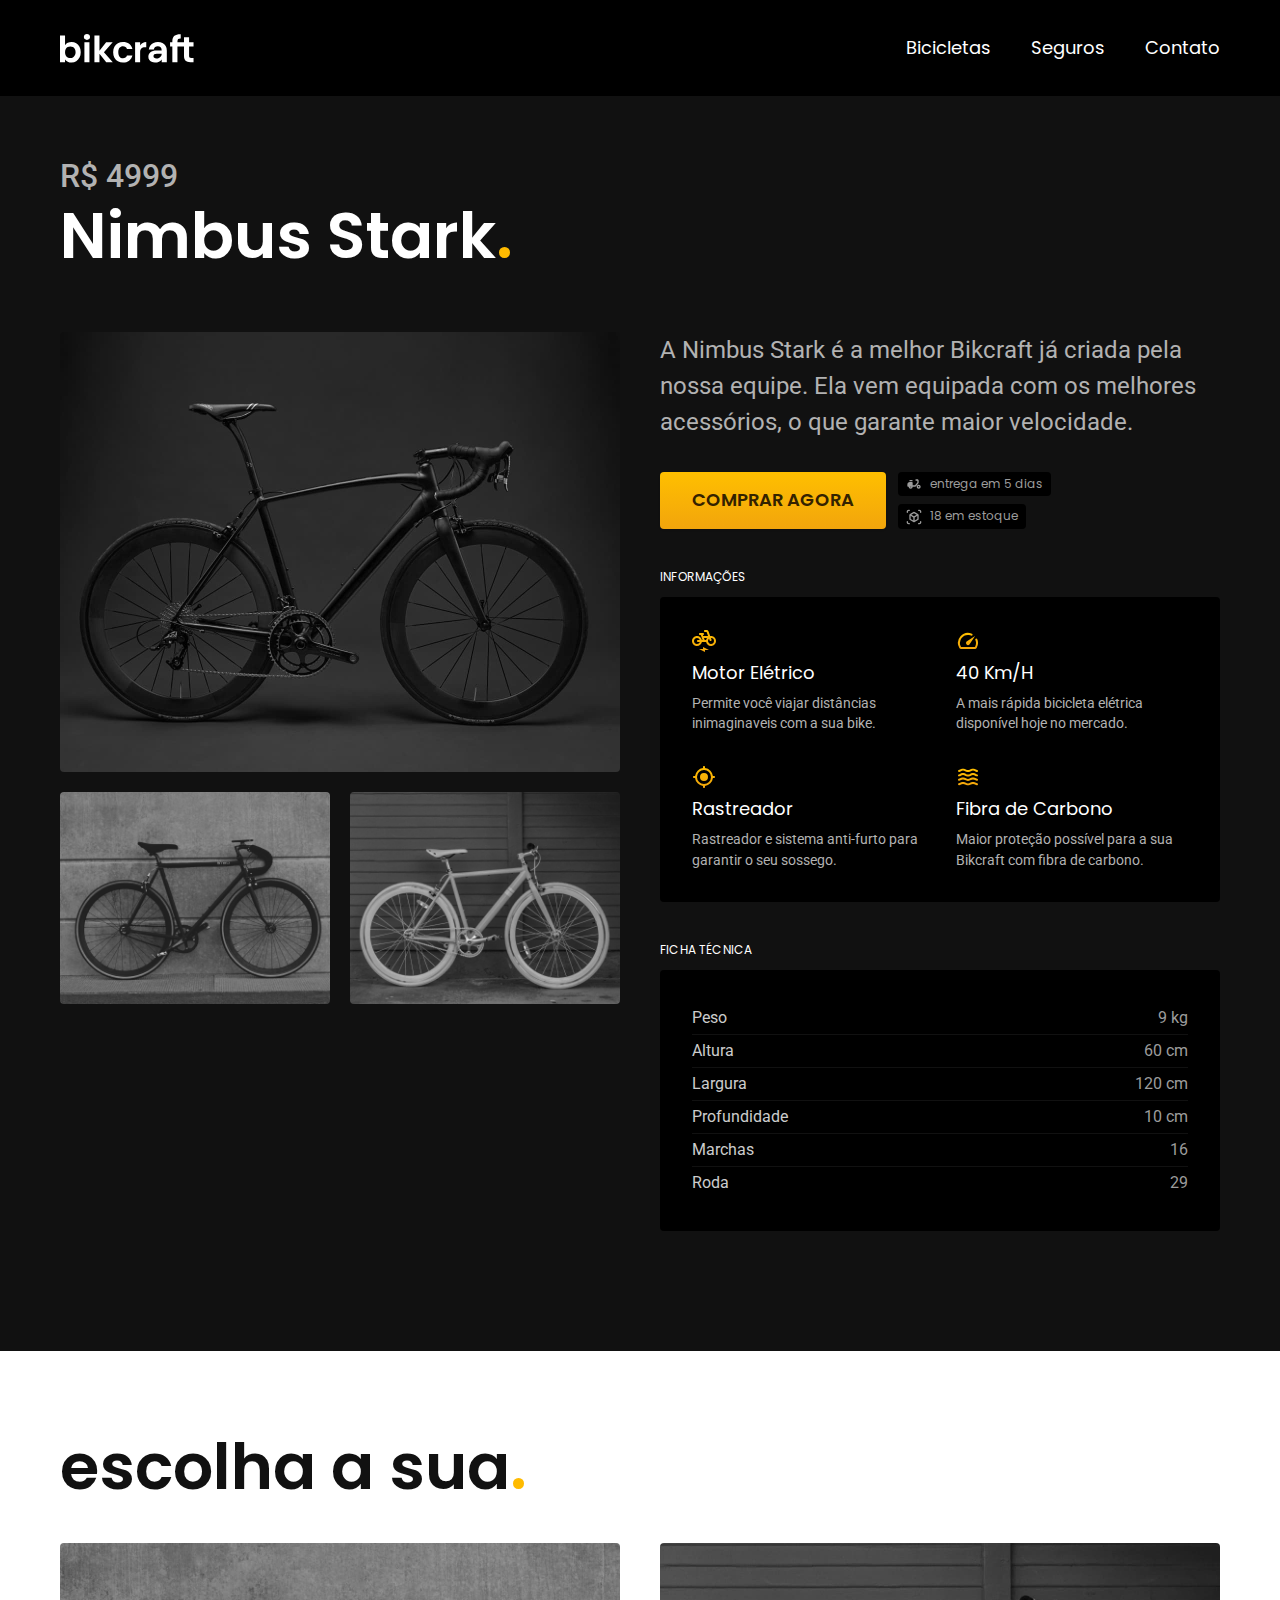
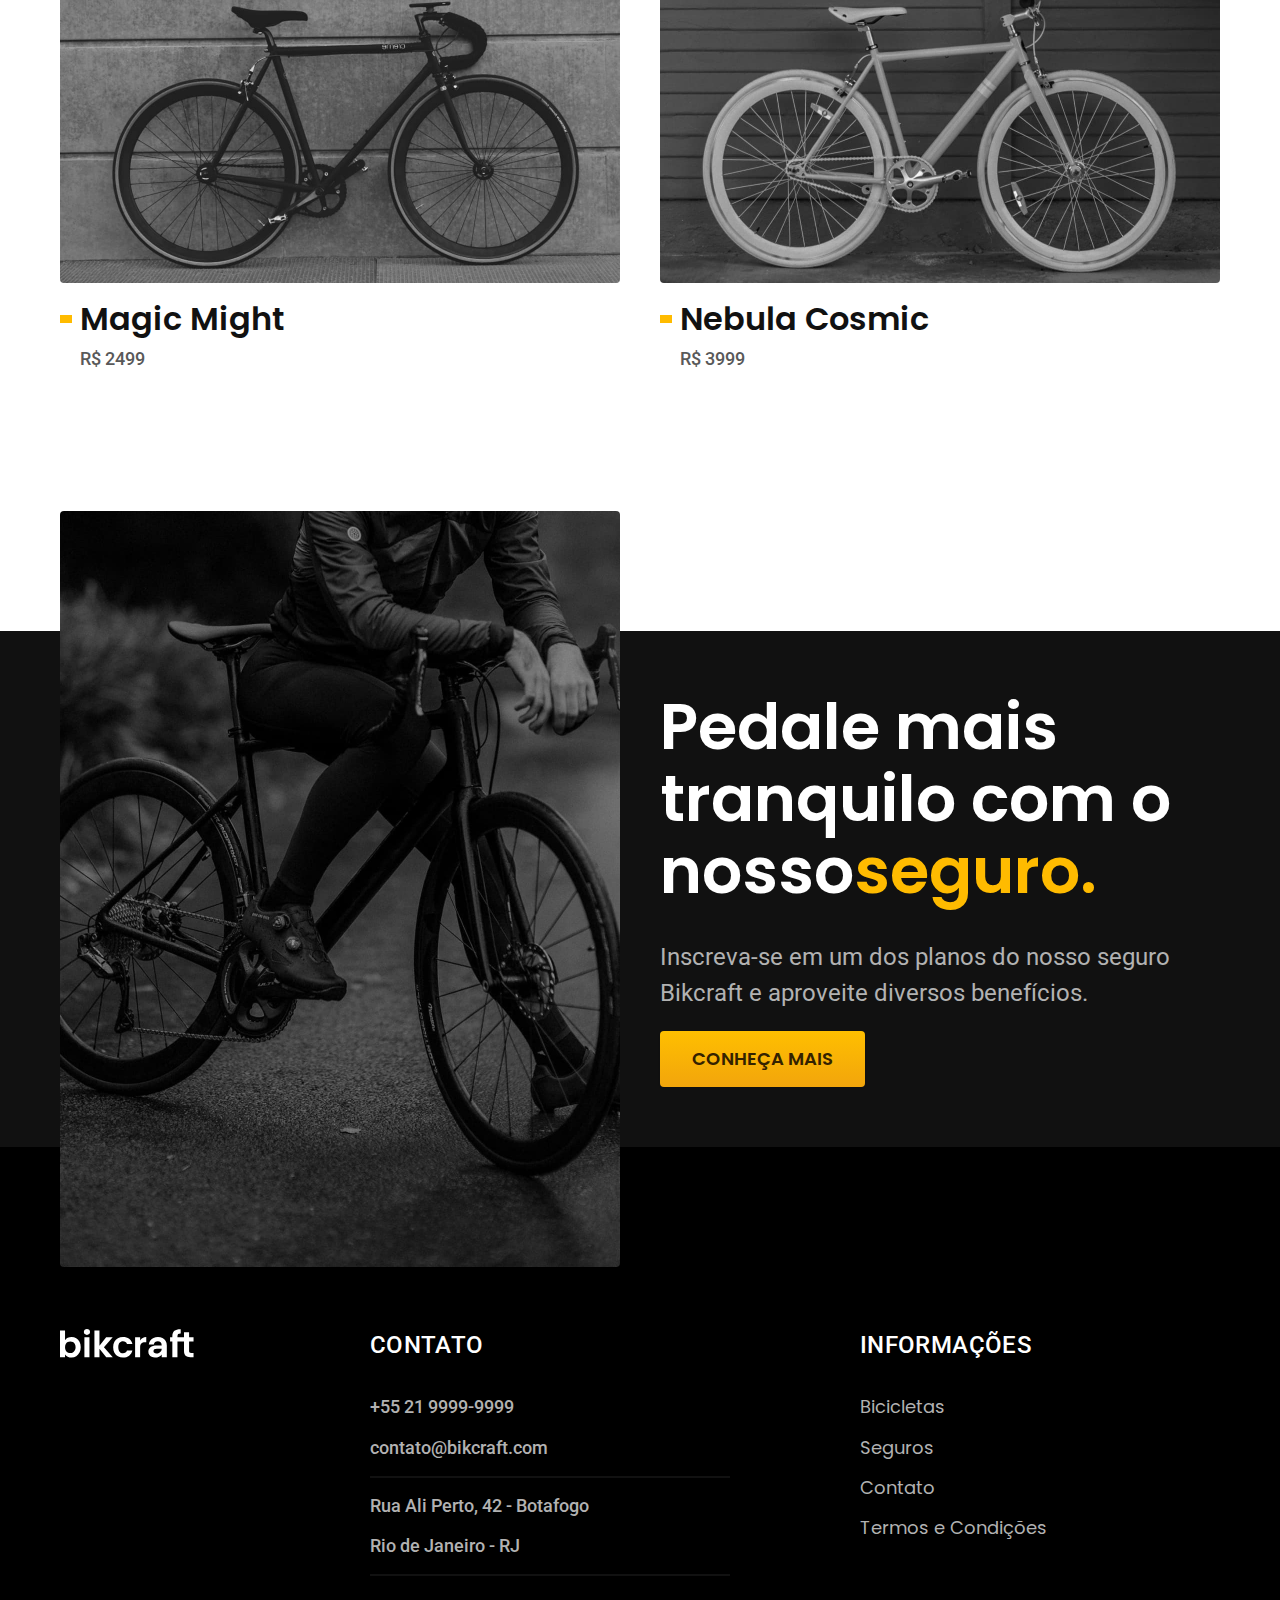
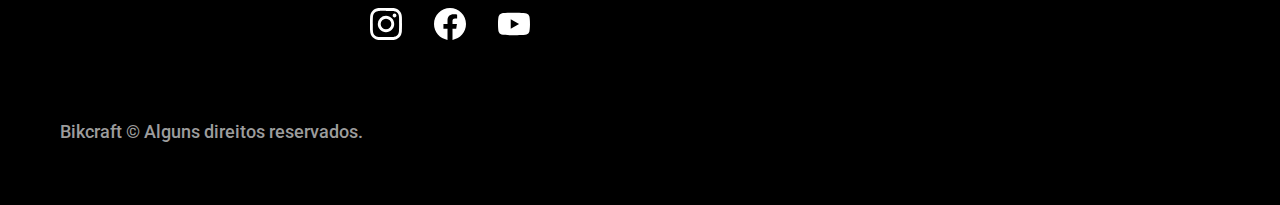
<file: bicicletas/nimbus.html>
<!DOCTYPE html>
<html lang="pt-br">

<head>
  <meta charset="UTF-8">
  <meta name="viewport" content="width=device-width, initial-scale=1.0">

  <title>Nimbus | Bikcraft - Bicicletas Elétricas</title>
  <meta name="description" content="Nimbus">

  <link rel="icon" href="../favicon.svg" type="image/svg+xml">
  <link rel="preload" href="../css/style.min.css" as="style">
  <link rel="stylesheet" href="../css/style.min.css">

  <link rel="preconnect" href="https://fonts.googleapis.com">
  <link rel="preconnect" href="https://fonts.gstatic.com" crossorigin>
  <link href="https://fonts.googleapis.com/css2?family=Merriweather:ital,wght@1,900&family=Poppins:wght@400;600&family=Roboto:wght@400;500&display=swap" rel="stylesheet">

  <script>document.documentElement.classList.add("js");//estamos selecionando o HTML (documentElement) e adicionamos uma classe a ela (classList.add) chamada de js.</script>

</head>

<body id="bicicleta">
  <header class="header-bg">
    <div class="header container">
      <a href="../">
        <img src="../img/bikcraft.svg" alt="Bikcraft">
      </a>

      <nav aria-label="primaria">
        <ul class="header-menu font-1-m cor-0">
          <li><a href="../bicicletas.html">Bicicletas</a></li>
          <li><a href="../seguros.html">Seguros</a></li>
          <li><a href="../contato.html">Contato</a></li>
        </ul>
      </nav>
    </div>
  </header>

  <main class="titulo-bg">
    <div>
      <div class="titulo container">
        <p class="font-2-xl cor-5">R$ 4999</p>
        <h1 class="font-1-xxl cor-0">Nimbus Stark<span class="cor-p1">.</span></h1>
      </div>
    </div>

    <div class="bicicleta container">
      <div class="bicicleta-imagens">
        <img src="../img/bicicleta/nimbus1.jpg" alt="bicicleta 1">
        <img src="../img/bicicleta/nimbus2.jpg" alt="bicicleta 2">
        <img src="../img/bicicleta/nimbus3.jpg" alt="bicicleta 3">
      </div>

      <div class="bicicleta-conteudo">
        <p class="font-2-l cor-5">A Nimbus Stark é a melhor Bikcraft já criada pela nossa equipe. Ela vem equipada com os melhores acessórios, o que garante maior velocidade.</p>
        <div class="bicicleta-comprar">
          <a class="botao" href="../orcamento.html?tipo=bikcraft&produto=nimbus">comprar agora</a>
          <span class="font-1-xs cor-6"><img src="../img/icones/entrega.svg" alt="">entrega em 5 dias</span>
          <span class="font-1-xs cor-6"><img src="../img/icones/estoque.svg" alt="">18 em estoque</span>
        </div>

        <h2 class="font-1-xs cor-0">Informações</h2>
        <ul class="bicicleta-informacoes">
          <li>
            <img src="../img/icones/eletrica.svg" alt="decoracao">
            <h3 class="font-1-m cor-0">Motor Elétrico</h3>
            <p class="font-2-xs cor-5">Permite você viajar distâncias inimaginaveis com a sua bike.</p>
          </li>
          <li>
            <img src="../img/icones/velocidade.svg" alt="decoracao">
            <h3 class="font-1-m cor-0">40 Km/H</h3>
            <p class="font-2-xs cor-5">A mais rápida bicicleta elétrica disponível hoje no mercado.</p>
          </li>
          <li>
            <img src="../img/icones/rastreador.svg" alt="decoracao">
            <h3 class=" font-1-m cor-0">Rastreador</h3>
            <p class="font-2-xs cor-5">Rastreador e sistema anti-furto para garantir o seu sossego.</p>
          </li>
          <li>
            <img src="../img/icones/carbono.svg" alt="decoracao">
            <h3 class="font-1-m cor-0">Fibra de Carbono</h3>
            <p class="font-2-xs cor-5">Maior proteção possível para a sua Bikcraft com fibra de carbono.</p>
          </li>
        </ul>
        <h2 class="font-1-xs cor-0">Ficha Técnica</h2>
        <ul class="bicicleta-ficha font-2-s cor-4">
          <li>Peso <span>9 kg</span></li>
          <li>Altura <span>60 cm</span></li>
          <li>Largura <span>120 cm</span></li>
          <li>Profundidade <span>10 cm</span></li>
          <li>Marchas <span>16</span></li>
          <li>Roda <span>29</span></li>
        </ul>
      </div>
    </div>
  </main>

  <article class="bicicletas-lista container">
    <h2 class="font-1-xxl">escolha a sua<span class="cor-p1">.</span></h2>
    <ul>
      <li>
        <a href="./magic.html">
          <img src="../img/bicicletas/magic.jpg" alt="Bicicleta preta">
          <h3 class="font-1-xl">Magic Might</h3>
          <span class="font-2-m cor-8">R$ 2499</span>
        </a>
      </li>
      <li>
        <a href="./nebula.html">
          <img src="../img/bicicletas/nebula.jpg" alt="Bicicleta preta">
          <h3 class="font-1-xl">Nebula Cosmic</h3>
          <span class="font-2-m cor-8">R$ 3999</span>
        </a>
      </li>
    </ul>
  </article>

  <article class="seguro-bg">
    <div class="seguro container">
      <div class="seguro-imagem">
        <img src="../img/fotos/seguros.jpg" alt="Pessoa parada em cima de uma bicicleta">
      </div>
      <div class="seguro-conteudo">
        <h2 class="font-1-xxl cor-0">Pedale mais tranquilo com o nosso<span class="cor-p1">seguro.</span></h2>
        <p class="font-2-l cor-5">Inscreva-se em um dos planos do nosso seguro Bikcraft e aproveite diversos benefícios.</p>
        <a class="botao" href="../seguros.html">conheça mais</a>
      </div>
    </div>
  </article>

  <footer class="footer-bg">
    <div class="footer container">
      <img src="../img/bikcraft.svg" alt="Bikcraft">
      <div class="footer-contato">
        <h3 class="font-2-l-b cor-0">Contato</h3>
        <ul class="font-2-m cor-5">
          <li><a href="tel:+552199999999">+55 21 9999-9999</a></li>
          <li><a href="mailto:contato@bikcraft.com">contato@bikcraft.com</a></li>
          <li>Rua Ali Perto, 42 - Botafogo</li>
          <li>Rio de Janeiro - RJ</li>
        </ul>
        <div class="footer-redes">
          <a href="../">
            <img src="../img/redes/instagram.svg" alt="Instagram">
          </a>
          <a href="../">
            <img src="../img/redes/facebook.svg" alt="Facebook">
          </a>
          <a href="../">
            <img src="../img/redes/youtube.svg" alt="Youtube">
          </a>
        </div>
      </div>
      <div class="footer-informacoes">
        <h3 class="font-2-l-b cor-0">Informações</h3>
        <nav>
          <ul class="font-1-m cor-5">
            <li><a href="../bicicletas.html">Bicicletas</a></li>
            <li><a href="../seguros.html">Seguros</a></li>
            <li><a href="../contato.html">Contato</a></li>
            <li><a href="../termos.html">Termos e Condições</a></li>
          </ul>
        </nav>
      </div>
      <p class="footer-copy font-2-m cor-6">Bikcraft © Alguns direitos reservados.</p>
    </div>
  </footer>

  <script src="../js/script.js"></script>
</body>
</file>
<file: css/style.min.css>
body{margin:0;font-family:Arial,Helvetica,sans-serif;color:#111}blockquote,dd,h1,h2,h3,h4,p,ul{margin:0}ul{padding:0;list-style:none}a{text-decoration:none;color:inherit}img{max-width:100%;height:auto;display:block}img[src$=".jpg"]{border-radius:4px}.font-1-xs{font:400 0.75rem/1.35 Poppins,sans-serif}.font-2-xs{font:400 0.875rem/1.43 Roboto,sans-serif}.font-1-s{font:400 1rem/1.5 Poppins,sans-serif}.font-2-s{font:400 1rem/1.5 Roboto,sans-serif}.font-1-m,.font-1-m-b{font:400 1.125rem/1.35 Poppins,sans-serif}.font-1-m-b{font-weight:600}.font-2-m{font:500 1.125rem/1.35 Roboto,sans-serif}.font-1-l{font:400 1.5rem/1.5 Poppins,sans-serif}.font-2-l,.font-2-l-b{font:400 1.5rem/1.5 Roboto,sans-serif}.font-2-l-b{font-weight:500;letter-spacing:.015em;text-transform:uppercase}.font-1-xl{font:600 2rem/1.25 Poppins,sans-serif}.font-2-xl{font:500 2rem/1.25 Roboto,sans-serif}.font-1-xxl{font:600 4rem/1.125 Poppins,sans-serif}@media (max-width:1200px){.font-1-xxl{font-size:3rem}.font-2-l,.font-2-l-b{font-size:1.125rem}}@media (max-width:800px){.font-1-xxl{font-size:2rem}.font-1-xl,.font-2-xl{font-size:1.5rem}}:root{--cor-0:#ffffff;--cor-1:#f7f7f7;--cor-2:#ededed;--cor-3:#dedede;--cor-4:#cccccc;--cor-5:#b2b2b2;--cor-6:#9c9c9c;--cor-7:#717171;--cor-8:#595959;--cor-9:#404040;--cor-10:#2e2e2e;--cor-11:#111111;--cor-12:#000000;--cor-p1:#ffbb00;--cor-p2:#e4a30b;--cor-p3:#a66f00;--cor-p4:#664400;--cor-p5:#332200}.cor-0{color:var(--cor-0)}.cor-1{color:var(--cor-1)}.cor-2{color:var(--cor-2)}.cor-3{color:var(--cor-3)}.cor-4{color:var(--cor-4)}.cor-5{color:var(--cor-5)}.cor-6{color:var(--cor-6)}.cor-7{color:var(--cor-7)}.cor-8{color:var(--cor-8)}.cor-9{color:var(--cor-9)}.cor-10{color:var(--cor-10)}.cor-11{color:var(--cor-11)}.cor-12{color:var(--cor-12)}.cor-p1{color:var(--cor-p1)}.cor-p2{color:var(--cor-p2)}.cor-p3{color:var(--cor-p3)}.cor-p4{color:var(--cor-p4)}.cor-p5{color:var(--cor-p5)}.header-bg{background-color:var(--cor-12)}.header{display:flex;flex-wrap:wrap;gap:20px;justify-content:space-between;align-items:center;padding-top:20px;padding-bottom:20px}.header-menu{display:flex;flex-wrap:wrap;gap:40px}.header-menu a{display:inline-block;padding:16px 0;position:relative}.header-menu a::after{content:"";display:block;height:2px;width:0;background:var(--cor-0);margin-top:4px;transition:.3s;position:absolute}.header-menu a.ativo::after,.header-menu a:hover::after{width:100%}@media (max-width:800px){.header-menu{gap:20px}.header-menu a{background:var(--cor-11);padding:12px 16px;border-radius:4px}.header-menu a:hover{background-color:var(--cor-10)}.header a:after{display:none}}@media (max-width:600px){.header-menu{gap:12px}.header-menu a{padding:8px 12px;font-size:14px}}.footer-bg{background-color:var(--cor-12)}.footer{display:grid;grid-template-columns:3fr 5fr 4fr;gap:40px;padding-top:60px;padding-bottom:60px}.footer h3{margin-bottom:32px}.footer-contato ul{margin-bottom:32px}.footer-contato li:nth-child(2n):after{content:"";display:block;max-width:360px;height:2px;background:var(--cor-11);margin-top:16px}.footer li{margin-bottom:16px}.footer-redes{display:flex;gap:32px}.footer a:hover{color:var(--cor-0)}.footer-copy{grid-column:1/-1;margin-top:40px}@media (max-width:800px){.footer>img{display:none}.footer{grid-template-columns:1fr 1fr}}@media (max-width:600px){.footer{grid-template-columns:1fr;gap:60px}.footer-copy{margin-top:0}}.container{box-sizing:border-box;max-width:1200px;padding-left:20px;padding-right:20px;margin-left:auto;margin-right:auto}.botao{display:inline-block;padding:16px 32px;background:linear-gradient(#ffbf00,#f2a50c);border-radius:4px;box-shadow:0 1px 2px rgba(0,0,0,.1);text-transform:uppercase;color:var(--cor-p5);font:600 1.125rem/1.35 Poppins,sans-serif;max-width:max-content;border:none;cursor:pointer}.link{display:inline-block;color:var(--cor-p1);font:500 1.5rem/1.5 Poppins,sans-serif;text-transform:uppercase}.link::after{content:"";display:block;width:100%;height:4px;background-color:currentColor}.link:hover{color:var(--cor-0)}.botao:hover{background:linear-gradient(#ffb60d,#e59317)}.botao.secundario{background:var(--cor-10);color:var(--cor-2)}.botao.secundario:hover{background:var(--cor-9)}.botao.seta{display:flex;align-items:center}.botao.seta::after{content:"";display:inline-block;width:18px;height:10px;margin-left:12px;background:url("../img/icones/seta.svg");transition:transform .2s}.botao.seta:hover:after{transform:translateX(4px)}@media (max-width:600px){.botao{padding:12px 16px;font-size:1rem}}.titulo-bg{background-color:var(--cor-11);padding-top:60px;padding-bottom:60px}.titulo p{margin-bottom:4px;text-transform:uppercase}@media (max-width:800px){.titulo-bg{padding-top:40px;padding-bottom:40px}.titulo p{font-size:1rem;text-transform:lowercase;font-weight:400}}.form{display:grid;grid-template-columns:1fr 1fr;gap:20px}.form label{display:block;font:600 1rem/1.5 Poppins,sans-serif;margin-bottom:4px}.form .col-2{grid-column:span 2}.form input[type=email],.form input[type=text],.form textarea{font:400 1rem/1.5 Roboto,sans-serif;background:var(--cor-1);border:1px solid var(--cor-2);border-radius:4px;padding:12px;width:100%;box-sizing:border-box}.form input[type=email]:focus,.form input[type=text]:focus,.form textarea:focus{outline:0;border-color:var(--cor-p1);background:var(--cor-0);box-shadow:0 0 0 2px #fea}@media (max-width:600px){form{grid-template-columns:1fr}.form .col-2{grid-column:1}}.form{display:grid;grid-template-columns:1fr 1fr;gap:20px}.form label{display:block;font:600 1rem/1.5 Poppins,sans-serif;margin-bottom:4px}.form .col-2{grid-column:span 2}.form input[type=email],.form input[type=text],.form textarea{font:400 1rem/1.5 Roboto,sans-serif;background:var(--cor-1);border:1px solid var(--cor-2);padding:12px;border-radius:4px;width:100%;box-sizing:border-box}.form input[type=email]:focus,.form input[type=text]:focus,.form textarea:focus{outline:0;border-color:var(--cor-p1);background:var(--cor-0);box-shadow:0 0 0 2px #fea}@media (max-width:600px){.form{grid-template-columns:1fr}.form .col-2{grid-column:1}}.introducao-bg{background:var(--cor-12);box-shadow:inset 0 -120px var(--cor-0)}.introducao{display:grid;grid-template-columns:1fr 1fr;gap:0 40px}.introducao-conteudo{align-self:end;padding-bottom:200px}.introducao img{width:100%;height:100%;object-fit:cover;border-radius:4px}.introducao h1{margin-bottom:32px}.introducao p{margin-bottom:20px}@media (max-width:800px){.introducao-bg{background:var(--cor-11);padding-top:40px;box-shadow:inset 0 -60px #fff}.introducao{grid-template-columns:1fr;gap:32px}.introducao-conteudo{padding-bottom:0}.introducao h1{margin-bottom:16px}.introducao img{height:300px;width:100%}}.tecnologia-bg{background-color:var(--cor-11);box-shadow:inset 0 80px var(--cor-0),inset 0 -80px var(--cor-0)}.tecnologia{display:grid;grid-template-columns:1fr 1fr;gap:40px}.tecnologia-imagem img{width:100%;height:100%;object-fit:cover;object-position:left}.tecnologia-conteudo{padding-top:160px;padding-bottom:160px}.tecnologia-conteudo>span{display:block;margin-bottom:20px}.tecnologia-conteudo h2{margin-bottom:32px}.tecnologia-conteudo>p{margin-bottom:20px}.tecnologia a{margin-bottom:80px}.tecnologia-vantagens{display:flex;gap:40px}.tecnologia-vantagens h3{margin-bottom:8px;width:max-content}.tecnologia-vantagens img{width:24px;margin-bottom:8px}@media (max-width:800px){.tecnologia-bg{box-shadow:initial}.tecnologia{grid-template-columns:1fr}.tecnologia-conteudo{padding-top:60px;padding-bottom:60px}.tecnologia-imagem{display:none}.tecnologia a{margin-bottom:60px}}@media (max-width:600px){.tecnologia-vantagens{flex-direction:column}}.parceiros{padding-top:60px;padding-bottom:120px}.parceiros h2{margin-bottom:60px}.parceiros ul{padding:0 20px;max-width:1400px;display:grid;grid-template-columns:repeat(4,1fr);margin:0 auto}.parceiros li{display:flex;padding:32px;border-left:2px solid var(--cor-2)}.parceiros img{margin:auto}.parceiros li:first-child,.parceiros li:nth-child(5){border-left:none}.parceiros li:nth-child(n+5){border-top:2px solid var(--cor-2)}@media (max-width:800px){.parceiros{padding-bottom:60px}.parceiros h2{margin-bottom:20px}.parceiros ul{grid-template-columns:repeat(2,1fr)}.parceiros li{display:flex;padding:20px}.parceiros li:nth-child(n+3){border-top:2px solid var(--cor-2)}.parceiros li:nth-child(odd){border-left:none}}.depoimento{display:grid;grid-template-columns:1fr 1fr;background-color:var(--cor-p1);overflow:hidden}.depoimento img{width:100%;height:100%;object-fit:cover;border-radius:0}.depoimento-conteudo{padding:40px 40px 80px 80px;align-self:center}.depoimento-conteudo p{max-width:32ch;font-family:Merriweather,serif;font-style:italic;font-weight:900;margin-bottom:32px;position:relative}.depoimento p::after,.depoimento p::before{content:'“';font-size:5rem;color:var(--cor-p2);position:absolute}.depoimento p::before{left:-50px;top:-20px}.depoimento p::after{content:'”'}@media (max-width:800px){.depoimento{grid-template-columns:1fr;text-align:center}.depoimento-conteudo{padding:40px 20px;justify-self:center}.depoimento img{max-height:200px}}.bicicletas-lista{padding-top:80px;padding-bottom:120px}.bicicletas-lista h2{margin-bottom:40px}.bicicletas-lista ul{display:flex;gap:40px;padding:0 20px 20px 20px;max-width:1400px;margin-left:auto;margin-right:auto;overflow-x:auto}#bicicleta .bicicletas-lista ul{padding:0 0 20px 0}.bicicletas-lista li{min-width:280px}.bicicletas-lista a{display:block}.bicicletas-lista img{margin-bottom:16px}.bicicletas-lista h3{margin-bottom:8px;display:flex;align-items:center}.bicicletas-lista h3::before{content:"";display:inline-block;height:8px;width:12px;margin-right:8px;background-color:var(--cor-p1);transition:width .2s}.bicicletas-lista a:hover h3::before{width:24px}.bicicletas-lista li span{padding-left:20px}@media (max-width:800px){.bicicletas-lista{padding-bottom:60px}.bicicletas-lista ul{gap:20px}}.bicicletas-bg{background:linear-gradient(to right,var(--cor-0) 30%,var(--cor-11) 0)}.bicicletas{display:grid;grid-template-columns:1fr 1fr;gap:40px;padding-top:60px;padding-bottom:60px}.bicicletas-imagem{display:grid}.bicicletas-imagem img{grid-area:1/1}.bicicletas-imagem span{place-self:start end;grid-area:1/1;margin-top:10px;background:var(--cor-12);display:inline-block;padding:8px 16px 8px 8px;border-radius:4px 0 0 4px}.bicicletas-conteudo{display:grid;grid-template-columns:1fr auto;align-content:start}.bicicletas h2,.bicicletas p{grid-column:1/-1}.bicicletas h2{margin-bottom:20px}.bicicletas h2::before{content:"";display:block;width:12px;height:8px;background-color:var(--cor-p1);margin-bottom:8px}.bicicletas p{margin-bottom:32px}.bicicletas a{place-self:end}.bicicletas li{display:flex;align-items:center}.bicicletas li+li{margin-top:16px}.bicicletas-conteudo img{width:24px;margin-right:8px}@media (max-width:800px){.bicicletas-bg{background:var(--cor-11)}.bicicletas{grid-template-columns:1fr;gap:20px;padding-top:40px;padding-bottom:40px}}@media (max-width:600px){.bicicletas-conteudo{grid-template-columns:1fr}.bicicletas ul{display:grid;font-size:1rem;grid-template-columns:1fr 1fr;margin-bottom:32px}.bicicletas a{place-self:start}}.bicicleta{display:grid;grid-template-columns:1fr 1fr;align-items:start;gap:40px;padding-top:60px;padding-bottom:60px}#bicicleta .titulo p{text-transform:uppercase}.bicicleta-imagens{display:flex;flex-wrap:wrap;gap:20px}.bicicleta-imagens img{flex:1;min-width:200px}.bicicleta-imagens img:first-child{min-width:100%}.bicicleta-conteudo>p{margin-bottom:32px}.bicicleta-comprar{display:grid;grid-template-columns:max-content auto;align-items:center;justify-items:start;gap:8px 12px;margin-bottom:40px}.bicicleta-comprar a{grid-row:span 2}.bicicleta-comprar span{display:flex;align-items:center;background-color:var(--cor-12);gap:8px;padding:4px 8px;border-radius:4px}.bicicleta-conteudo h2{text-transform:uppercase;letter-spacing:.015em;margin-bottom:12px}.bicicleta-ficha,.bicicleta-informacoes{padding:32px;background-color:var(--cor-12);border-radius:4px}.bicicleta-informacoes{margin-bottom:40px;display:grid;grid-template-columns:1fr 1fr;gap:32px}.bicicleta-informacoes img{width:24px;margin-bottom:8px}.bicicleta-informacoes h3{margin-bottom:8px}.bicicleta-ficha li{padding:4px 0;display:flex;justify-content:space-between;border-bottom:1px solid var(--cor-11)}.bicicleta-ficha li:last-child{border-bottom:none}.bicicleta-ficha span{color:var(--cor-6)}@media (max-width:800px){.bicicleta{grid-template-columns:1fr;padding-top:40px;padding-bottom:40px}.bicicleta-imagens{grid-row:2}}@media (max-width:400px){.bicicleta-informacoes{grid-template-columns:1fr}.bicicleta-comprar{grid-template-columns:1fr}}.seguro-bg{background-color:var(--cor-11);box-shadow:inset 0 120px var(--cor-0),inset 0 -120px var(--cor-12)}.seguro{display:grid;grid-template-columns:1fr 1fr;gap:40px}.seguro-imagem img{width:100%;height:100%;object-fit:cover}.seguro-conteudo{padding-top:180px;padding-bottom:180px}.seguro h2{margin-bottom:32px}.seguro p{margin-bottom:20px}@media (max-width:800px){.seguro-bg{box-shadow:nset 0 -60px var(--cor-12)}.seguro{grid-template-columns:1fr}.seguro-imagem{height:200px}.seguro-conteudo{grid-row:1;padding-top:40px;padding-bottom:0}}.seguros-bg{background-color:var(--cor-11)}.seguros{padding-top:60px;padding-bottom:60px;display:grid;grid-template-columns:1fr 1fr;gap:40px;align-items:center}#seguros .seguros{padding-top:0}.seguros h2{grid-column:1/-1}.seguros-itens{background-color:var(--cor-12);border-radius:4px;padding:32px 32px 32px 60px;display:grid;grid-template-columns:1fr auto}.seguros-itens h3{margin-bottom:40px}.seguros-itens span{grid-column:2;display:block;text-align:right}.seguros-itens ul{grid-column:1/-1;margin-bottom:32px}.seguros-itens li{display:flex;align-items:center;position:relative}.seguros-itens li+li{margin-top:20px}.seguros-itens li::before{content:"";display:inline-block;width:13px;height:9px;background-image:url("../img/icones/lista.svg");position:absolute;left:-21px}.seguros-itens a{grid-column:1/-1}@media (max-width:800px){.seguros{grid-template-columns:1fr}}.vantagens-bg{background-color:var(--cor-12)}.vantagens{padding-top:120px;padding-bottom:120px}.vantagens h2{margin-bottom:60px}.vantagens ul{display:grid;grid-template-columns:repeat(auto-fit,minmax(280px,max-content));gap:40px 80px}.vantagens h3,.vantagens img{margin-bottom:8px}@media (max-width:800px){.vantagens{padding-top:60px;padding-bottom:60px}.vantagens h2{margin-bottom:40px}.vantagens ul{gap:20px}}.perguntas{padding-top:120px;padding-bottom:120px}.perguntas h2{margin-bottom:60px}.perguntas dl>div{padding:20px;border-radius:4px}.perguntas dl>div:nth-child(odd){background-color:var(--cor-1)}.perguntas button{display:grid;grid-template-columns:auto 1fr auto;align-items:center;gap:8px;cursor:pointer;border:none;background:0 0;width:100%;text-align:left}.perguntas button::before{content:"";display:inline-block;width:12px;height:8px;background-color:var(--cor-p1)}.perguntas button::after{content:"";display:inline-block;width:14px;height:6px;background:url("../img/icones/seta-abrir.svg");transition:.3s}.perguntas button:hover::after,.perguntas button[aria-expanded=true]::after{transform:rotate(180deg)}.js .perguntas dd{display:none}.js .perguntas dd.ativa{display:block}.perguntas dd{padding-left:20px;padding-top:16px;max-width:80ch}@media (max-width:800px){.perguntas{padding-top:60px;padding-bottom:60px}.perguntas h2{margin-bottom:40px}}#contato{background:linear-gradient(var(--cor-11) 600px,var(--cor-1) 0)}.contato{display:grid;grid-template-columns:5fr 7fr}.contato-dados,.contato-formulario{padding:60px;box-shadow:0 1px 2px rgba(0,0,0,.1)}.contato-dados{background:var(--cor-12);border-radius:5px 0 0 5px}.contato-formulario{background:var(--cor-0);border-radius:0 5px 5px 0}.contato-dados h2{margin-bottom:60px}.contato-endereco{margin-bottom:32px;padding-left:28px;background:url(../img/icones/local.svg) no-repeat 0 2px}.contato-endereco p{margin-bottom:8px}.contato-meios a{display:block;max-width:max-content;margin-bottom:8px;padding-left:28px}.contato-meios a:hover{color:var(--cor-0)}.contato-meios a:first-child{background:url("../img/icones/email.svg") no-repeat 0 2px}.contato-meios a:nth-child(2){margin-bottom:32px}.contato-meios a:nth-child(3){background:url("../img/icones/telefone.svg") no-repeat 0 2px;margin-bottom:60px}.contato-redes{display:flex;gap:32px;padding-left:28px}@media (max-width:800px){.contato{grid-template-columns:1fr}.contato-dados,.contato-formulario{padding:20px}.contato-dados{border-radius:5px 5px 0 0}.contato-formulario{border-radius:0 0 5px 5px}.contato-dados h2,.contato-meios a:nth-child(3){margin-bottom:32px}.contato-redes{margin-bottom:12px}}.lojas{display:grid;grid-template-columns:1fr 1fr;gap:0 40px;padding-top:120px;padding-bottom:120px}.lojas h2{grid-column:1/-1;margin-bottom:60px}.lojas img{border-radius:4px 4px 0 0}.lojas-item{border-radius:4px;background:var(--cor-0);box-shadow:0 1px 2px rgba(0,0,0,.1)}.lojas-conteudo{display:grid;grid-template-columns:1fr 1fr;gap:32px 16px;padding:32px}.lojas-conteudo h3,.lojas-tempo{grid-column:1/-1}.lojas-dados{display:grid;gap:8px;border-left:2px solid var(--cor-2);padding-left:12px}.lojas-tempo{display:flex;align-items:center;gap:8px}@media (max-width:800px){.lojas{gap:20px;padding-top:60px;padding-bottom:60px}.lojas h2{margin-bottom:32px}.lojas-conteudo{grid-template-columns:1fr}}@media (max-width:600px){.lojas{grid-template-columns:1fr}}#orcamento{background:linear-gradient(var(--cor-11) 600px,var(--cor-1) 0)}.orcamento{display:grid;grid-template-columns:5fr 7fr;padding-bottom:120px}.orcamento h2{text-transform:uppercase;position:relative;display:flex;align-items:center}.orcamento h2::before{content:"";display:inline-block;width:4px;height:8px;background-color:var(--cor-p1);position:absolute;left:-12px}.orcamento-dados,.orcamento-produto{padding:60px;box-shadow:0 1px 2px rgba(0,0,0,.1)}.orcamento-produto{border-radius:5px 0 0 5px;background:var(--cor-12);display:grid;grid-template-columns:1fr 1fr;gap:20px;align-content:start}.orcamento-produto>*{grid-column:1/-1}.orcamento-produto>label{grid-column:initial}.orcamento-produto label{font:400 1rem/1.5 Poppins,sans-serif;color:var(--cor-4);background-color:var(--cor-10);padding:12px 16px;border-radius:4px;cursor:pointer;display:grid;grid-template-columns:auto 1fr auto;align-items:center;border:1px solid var(--cor-10)}.orcamento-produto input:checked+label{background:var(--cor-0);color:var(--cor-11)}.orcamento-produto label::before{content:"";display:inline-block;box-sizing:border-box;width:12px;height:12px;border:1px solid var(--cor-6);border-radius:50%;margin-right:8px}.orcamento-produto input:checked+label::before{border-color:var(--cor-7);box-shadow:inset 0 0 0 3px var(--cor-0),inset 0 0 0 6px var(--cor-7)}.orcamento-produto label:hover{background-color:var(--cor-9);border-color:var(--cor-9)}.orcamento-produto input:focus+label{box-shadow:0 0 0 2px var(--cor-p1);border-color:var(--cor-12)}.orcamento-produto label span{display:none}.orcamento-produto input:checked+label span{display:inline-block}.orcamento-produto input{opacity:0;position:absolute;pointer-events:none}.orcamento-dados{border-radius:0 5px 5px 0;background:var(--cor-0)}.orcamento-conteudo{display:none}.orcamento-conteudo h2,.orcamento-dados h2:nth-of-type(n+2){margin-top:20px}#bikcraft:checked~#orcamento-bikcraft,#seguro:checked~#orcamento-seguro{display:grid;gap:20px}.orcamento-detalhes{display:none;background:var(--cor-0);padding:20px;grid-template-columns:1fr 1fr;border-radius:4px;align-items:center}.orcamento-detalhes li{display:flex;align-items:center;margin-bottom:8px}.orcamento-detalhes li img{width:16px;margin-right:8px}.orcamento-produto input:checked+label+.orcamento-detalhes{display:grid}@media (max-width:1200px){.orcamento-dados,.orcamento-produto{padding:32px}}@media (max-width:800px){.orcamento{grid-template-columns:1fr}.orcamento-produto{border-radius:5px 5px 0 0}.orcamento-dados{border-radius:0 0 5px 5px}}@media (max-width:400px){.orcamento-produto{grid-template-columns:1fr}}.termos{padding-top:80px;padding-bottom:80px}.termos h2{font-weight:600;margin-bottom:20px}.termos p+h2{margin-top:40px}.termos p{max-width:75ch;margin-bottom:24px}.js .fadeInDown{transform:translate3d(0,-20px,0)}.js .fadeInUp{transform:translate3d(0,20px,0)}.js .fadeInRight{transform:translate3d(20px,0,0)}.js .fadeInLeft{transform:translate3d(-20px,0,0)}.js [data-anime]{opacity:0}.js .anime{opacity:1;transform:none;transition:transform .8s,opacity .8s}
</file>
